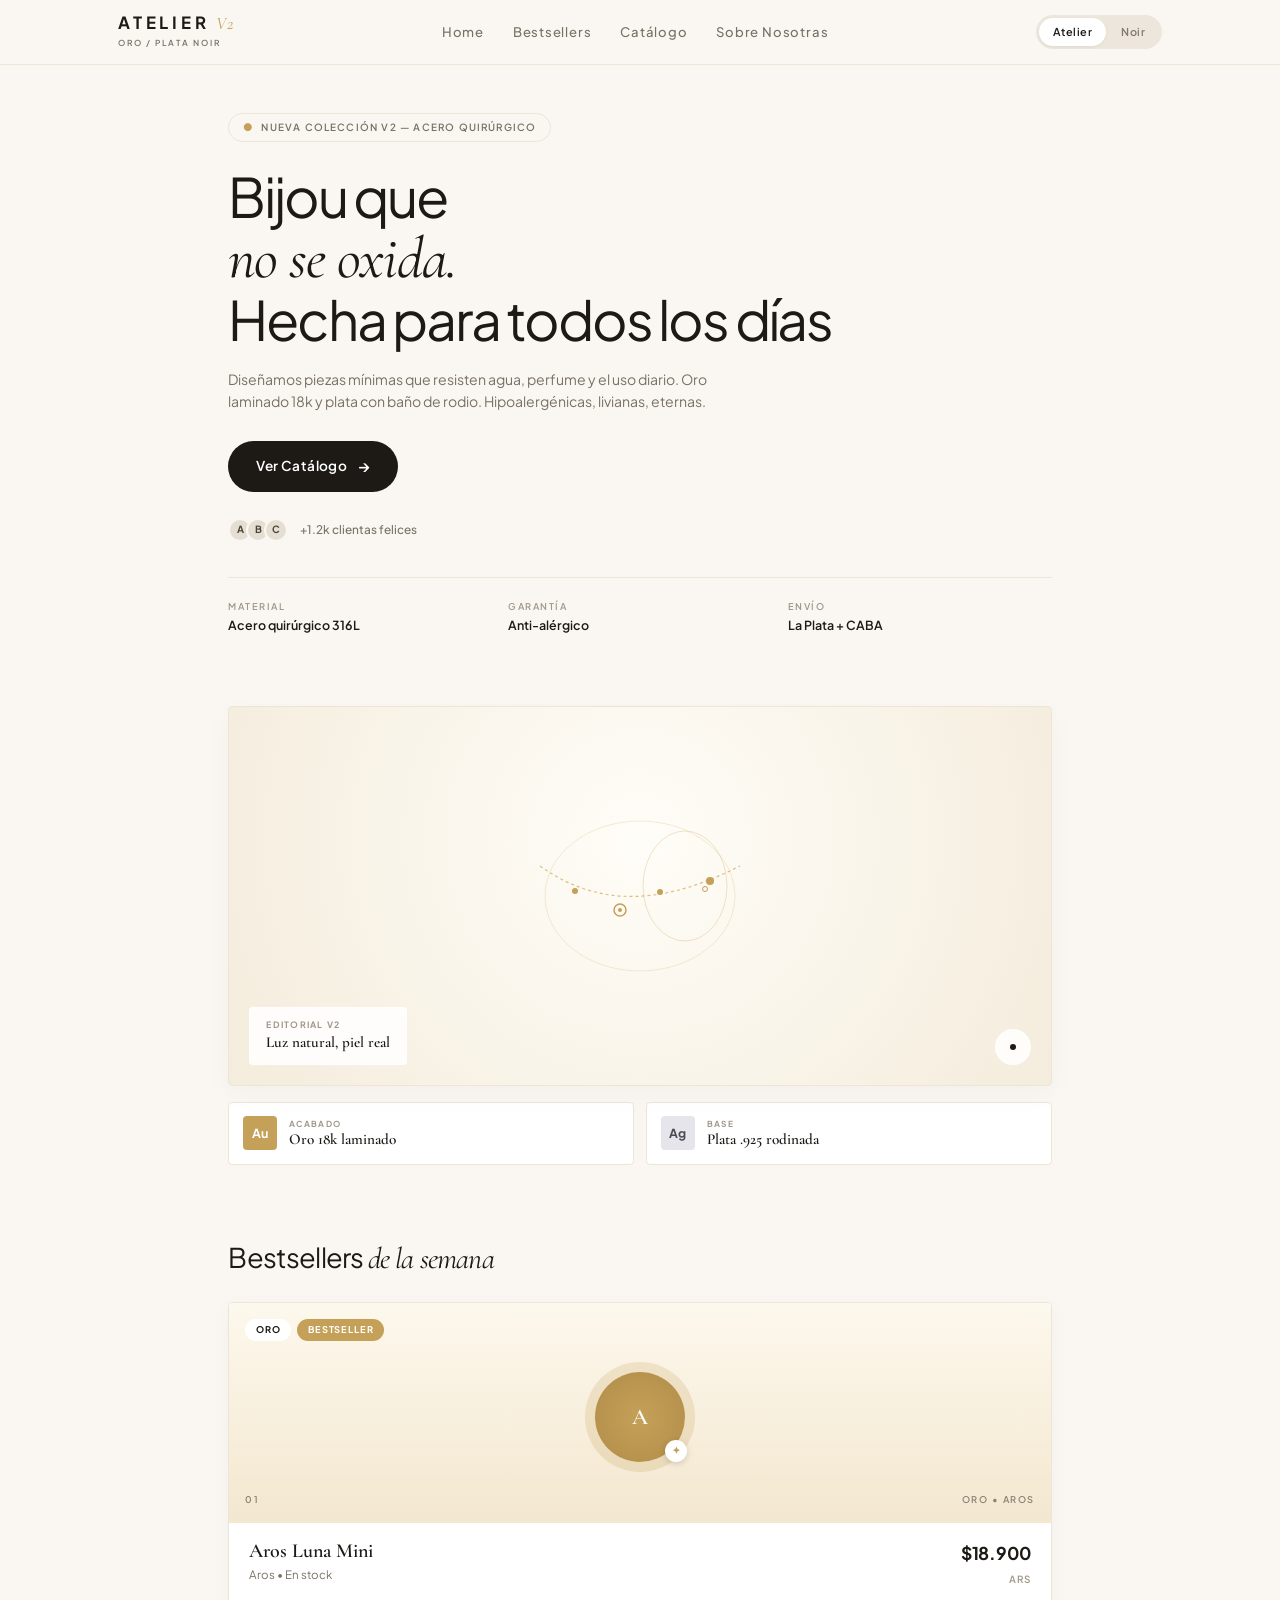
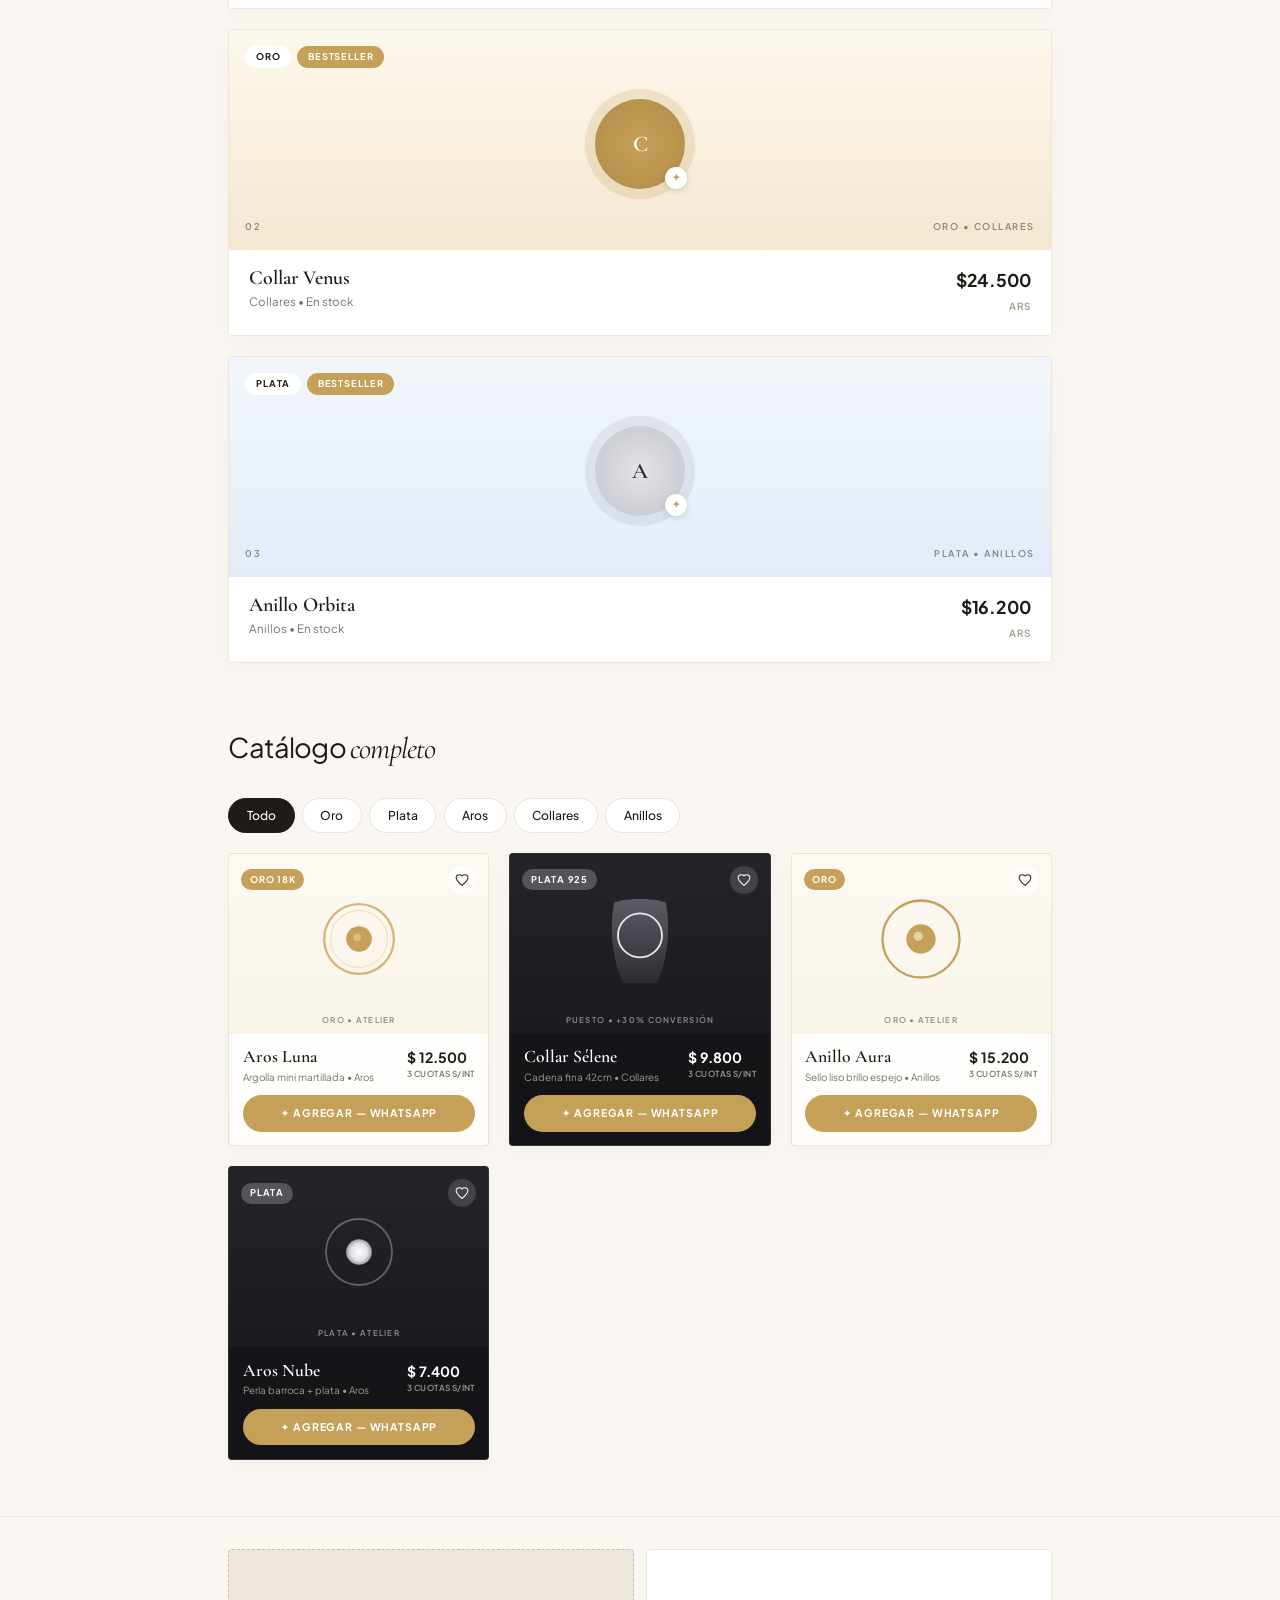
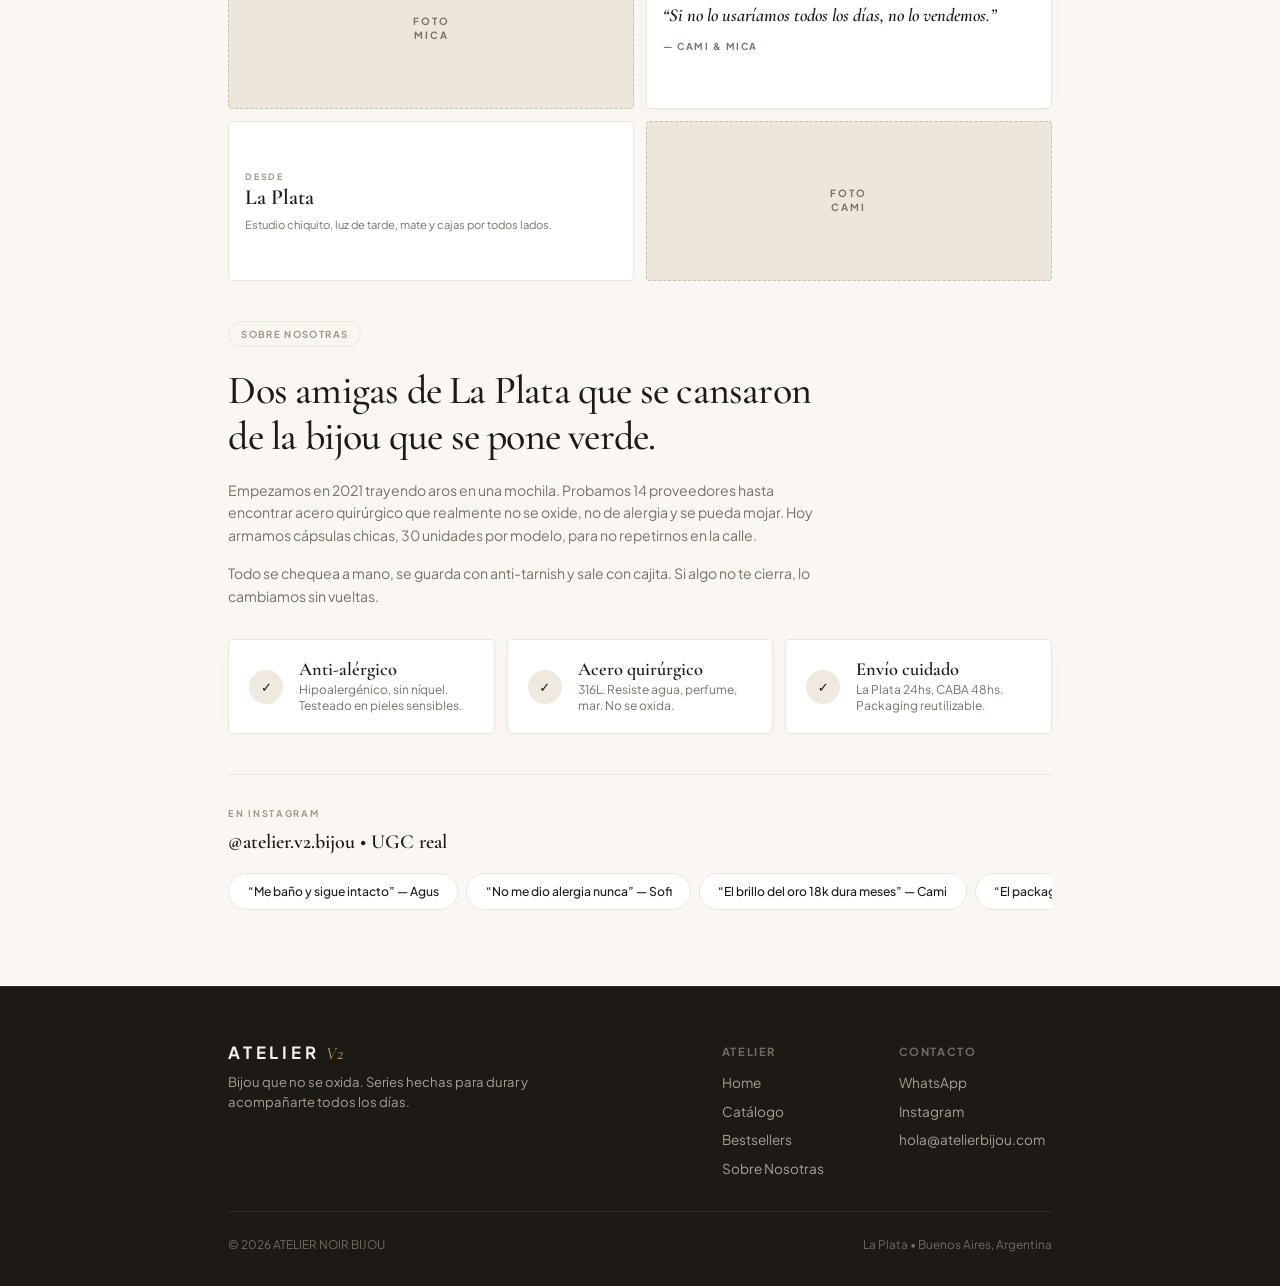
<file: index.html>
<!DOCTYPE html>
<html lang="es" data-theme="atelier">
<head>
  <meta charset="UTF-8">
  <meta name="viewport" content="width=device-width, initial-scale=1.0">
  <title>ATELIER V2 — Bijou que no se oxida</title>
  <meta name="description" content="Diseñamos piezas mínimas que resisten agua, perfume y el uso diario. Acero quirúrgico 316L, oro 18k laminado y plata rodinada. Buenos Aires.">

  <!-- Tipografías: Cormorant Garamond (editorial serif) & Plus Jakarta Sans (sans-serif) -->
  <link rel="preconnect" href="https://fonts.googleapis.com">
  <link rel="preconnect" href="https://fonts.gstatic.com" crossorigin>
  <link href="https://fonts.googleapis.com/css2?family=Cormorant+Garamond:ital,wght@0,400;0,500;0,600;0,700;1,400;1,600&family=Plus+Jakarta+Sans:wght@400;500;600;700&display=swap" rel="stylesheet">

  <link rel="stylesheet" href="styles.css">

  <!-- Evitar parpadeo de tema (FOUC) -->
  <script>
    (function () {
      try {
        var savedTheme = localStorage.getItem('atelier:theme');
        if (savedTheme === 'noir' || savedTheme === 'atelier') {
          document.documentElement.dataset.theme = savedTheme;
        }
      } catch (_) {}
    })();
  </script>
</head>
<body>

  <!-- =========================================
       HEADER
  ========================================= -->
  <header class="site-header">
    <div class="wrap site-header__inner">
      <a href="#" class="brand" aria-label="Atelier V2, Inicio">
        <div class="brand__logo">
          ATELIER <span class="brand__v2">V2</span>
        </div>
        <div class="brand__sub">ORO / PLATA NOIR</div>
      </a>

      <!-- Menú en fila para computadoras (Desktop) -->
      <nav class="desktop-nav" aria-label="Navegación principal">
        <a href="#hero" class="desktop-nav__link">Home</a>
        <a href="#bestsellers" class="desktop-nav__link">Bestsellers</a>
        <a href="#catalogo" class="desktop-nav__link">Catálogo</a>
        <a href="#sobre-nosotras" class="desktop-nav__link">Sobre Nosotras</a>
      </nav>

      <div class="header-actions">
        <!-- Switch Atelier / Noir -->
        <div class="theme-switch" role="group" aria-label="Selector de tema">
          <button type="button" class="theme-switch__btn active" data-mode="atelier" id="btn-theme-atelier">
            Atelier
          </button>
          <button type="button" class="theme-switch__btn" data-mode="noir" id="btn-theme-noir">
            Noir
          </button>
        </div>

        <!-- Botón Menú Móvil (Alterna entre ≡ y ✕) -->
        <button type="button" class="menu-toggle" id="menu-toggle" aria-expanded="false" aria-label="Abrir menú">
          <svg class="menu-icon menu-icon--bars" viewBox="0 0 24 24" fill="none" stroke="currentColor" stroke-width="2" stroke-linecap="round">
            <line x1="4" y1="7" x2="20" y2="7"></line>
            <line x1="4" y1="12" x2="20" y2="12"></line>
            <line x1="4" y1="17" x2="20" y2="17"></line>
          </svg>
          <svg class="menu-icon menu-icon--close" viewBox="0 0 24 24" fill="none" stroke="currentColor" stroke-width="2" stroke-linecap="round">
            <line x1="6" y1="6" x2="18" y2="18"></line>
            <line x1="6" y1="18" x2="18" y2="6"></line>
          </svg>
        </button>
      </div>
    </div>

    <!-- Menú Desplegable -->
    <nav class="mobile-menu" id="mobile-menu" inert>
      <div class="wrap mobile-menu__inner">
        <ul class="mobile-menu__list">
          <li><a href="#hero" class="mobile-menu__link">Home</a></li>
          <li><a href="#catalogo" class="mobile-menu__link">Catálogo</a></li>
          <li><a href="#sobre-nosotras" class="mobile-menu__link">Sobre Nosotras</a></li>
        </ul>
      </div>
    </nav>
  </header>

  <main>
    <!-- =========================================
         HERO SECTION
    ========================================= -->
    <section class="hero" id="hero">
      <div class="wrap">
        <!-- Badge superior -->
        <div class="hero__badge">
          <span class="hero__badge-dot">●</span> NUEVA COLECCIÓN V2 — ACERO QUIRÚRGICO
        </div>

        <!-- Título principal editorial -->
        <h1 class="hero__title">
          Bijou que<br>
          <em class="hero__title-italic">no se oxida.</em><br>
          Hecha para todos los días
        </h1>

        <!-- Párrafo lead -->
        <p class="hero__lead">
          Diseñamos piezas mínimas que resisten agua, perfume y el uso diario. Oro laminado 18k y plata con baño de rodio. Hipoalergénicas, livianas, eternas.
        </p>

        <!-- CTA Principal -->
        <div class="hero__cta-group">
          <a href="#catalogo" class="btn-primary">
            Ver Catálogo <span class="arrow">→</span>
          </a>
        </div>

        <!-- Social Proof -->
        <div class="social-proof">
          <div class="social-proof__avatars">
            <span class="avatar">A</span>
            <span class="avatar">B</span>
            <span class="avatar">C</span>
          </div>
          <span class="social-proof__text">+1.2k clientas felices</span>
        </div>

        <!-- Ficha técnica 3 columnas -->
        <div class="spec-grid">
          <div class="spec-col">
            <span class="spec-col__label">MATERIAL</span>
            <span class="spec-col__value">Acero quirúrgico 316L</span>
          </div>
          <div class="spec-col">
            <span class="spec-col__label">GARANTÍA</span>
            <span class="spec-col__value">Anti-alérgico</span>
          </div>
          <div class="spec-col">
            <span class="spec-col__label">ENVÍO</span>
            <span class="spec-col__value">La Plata + CABA</span>
          </div>
        </div>
      </div>
    </section>

    <!-- =========================================
         EDITORIAL CARD & MATERIALES
    ========================================= -->
    <section class="editorial-section">
      <div class="wrap">
        <!-- Tarjeta Grande Editorial -->
        <div class="editorial-card">
          <div class="editorial-card__artwork">
            <svg viewBox="0 0 320 280" class="celestial-svg" xmlns="http://www.w3.org/2000/svg">
              <path d="M 60 110 C 130 160, 200 140, 260 110" fill="none" stroke="#D3B068" stroke-width="1.2" stroke-dasharray="3 3" opacity="0.8" />
              <!-- Órbitas orgánicas -->
              <ellipse cx="160" cy="140" rx="95" ry="75" fill="none" stroke="rgba(211, 176, 104, 0.25)" stroke-width="1" />
              <ellipse cx="205" cy="130" rx="42" ry="55" fill="none" stroke="rgba(211, 176, 104, 0.35)" stroke-width="1" />
              <!-- Nodos / Planetas -->
              <circle cx="95" cy="135" r="3" fill="#C5A059" />
              <circle cx="180" cy="136" r="3" fill="#C5A059" />
              <circle cx="230" cy="125" r="4" fill="#C5A059" />
              <circle cx="225" cy="133" r="2.5" fill="none" stroke="#C5A059" stroke-width="1" />
              <circle cx="140" cy="154" r="6" fill="none" stroke="#C5A059" stroke-width="1.5" />
              <circle cx="140" cy="154" r="2" fill="#C5A059" />
            </svg>
          </div>

          <div class="editorial-card__footer">
            <div class="editorial-pill">
              <span class="editorial-pill__tag">EDITORIAL V2</span>
              <span class="editorial-pill__title">Luz natural, piel real</span>
            </div>
            <div class="editorial-action">
              <span class="action-dot"></span>
            </div>
          </div>
        </div>

        <!-- 2 Fichas de Materiales (Au / Ag) -->
        <div class="materials-grid">
          <div class="material-chip">
            <div class="material-chip__symbol material-chip__symbol--gold">Au</div>
            <div class="material-chip__info">
              <span class="material-chip__label">ACABADO</span>
              <span class="material-chip__value">Oro 18k laminado</span>
            </div>
          </div>

          <div class="material-chip">
            <div class="material-chip__symbol material-chip__symbol--silver">Ag</div>
            <div class="material-chip__info">
              <span class="material-chip__label">BASE</span>
              <span class="material-chip__value">Plata .925 rodinada</span>
            </div>
          </div>
        </div>
      </div>
    </section>

    <!-- =========================================
         BESTSELLERS DE LA SEMANA
    ========================================= -->
    <section class="bestsellers-section" id="bestsellers">
      <div class="wrap">
        <h2 class="section-title">
          Bestsellers <em class="section-title__italic">de la semana</em>
        </h2>

        <div class="bestsellers-list">
          <!-- Bestseller 01 -->
          <article class="bestseller-card bestseller-card--gold">
            <div class="bestseller-card__visual">
              <div class="bestseller-card__badges">
                <span class="pill-badge pill-badge--white">ORO</span>
                <span class="pill-badge pill-badge--gold">BESTSELLER</span>
              </div>
              <div class="bestseller-card__artwork">
                <div class="medallion-artwork medallion-artwork--gold">
                  <span>A</span>
                  <div class="sparkle-badge">✦</div>
                </div>
              </div>
              <div class="bestseller-card__meta">
                <span>01</span>
                <span>ORO • AROS</span>
              </div>
            </div>
            <div class="bestseller-card__content">
              <div class="bestseller-card__info">
                <h3 class="bestseller-card__title">Aros Luna Mini</h3>
                <p class="bestseller-card__subtitle">Aros • En stock</p>
              </div>
              <div class="bestseller-card__pricing">
                <span class="bestseller-card__price">$18.900</span>
                <span class="bestseller-card__currency">ARS</span>
              </div>
            </div>
          </article>

          <!-- Bestseller 02 -->
          <article class="bestseller-card bestseller-card--gold">
            <div class="bestseller-card__visual">
              <div class="bestseller-card__badges">
                <span class="pill-badge pill-badge--white">ORO</span>
                <span class="pill-badge pill-badge--gold">BESTSELLER</span>
              </div>
              <div class="bestseller-card__artwork">
                <div class="medallion-artwork medallion-artwork--gold">
                  <span>C</span>
                  <div class="sparkle-badge">✦</div>
                </div>
              </div>
              <div class="bestseller-card__meta">
                <span>02</span>
                <span>ORO • COLLARES</span>
              </div>
            </div>
            <div class="bestseller-card__content">
              <div class="bestseller-card__info">
                <h3 class="bestseller-card__title">Collar Venus</h3>
                <p class="bestseller-card__subtitle">Collares • En stock</p>
              </div>
              <div class="bestseller-card__pricing">
                <span class="bestseller-card__price">$24.500</span>
                <span class="bestseller-card__currency">ARS</span>
              </div>
            </div>
          </article>

          <!-- Bestseller 03 -->
          <article class="bestseller-card bestseller-card--silver">
            <div class="bestseller-card__visual">
              <div class="bestseller-card__badges">
                <span class="pill-badge pill-badge--white">PLATA</span>
                <span class="pill-badge pill-badge--gold">BESTSELLER</span>
              </div>
              <div class="bestseller-card__artwork">
                <div class="medallion-artwork medallion-artwork--silver">
                  <span>A</span>
                  <div class="sparkle-badge">✦</div>
                </div>
              </div>
              <div class="bestseller-card__meta">
                <span>03</span>
                <span>PLATA • ANILLOS</span>
              </div>
            </div>
            <div class="bestseller-card__content">
              <div class="bestseller-card__info">
                <h3 class="bestseller-card__title">Anillo Orbita</h3>
                <p class="bestseller-card__subtitle">Anillos • En stock</p>
              </div>
              <div class="bestseller-card__pricing">
                <span class="bestseller-card__price">$16.200</span>
                <span class="bestseller-card__currency">ARS</span>
              </div>
            </div>
          </article>
        </div>
      </div>
    </section>

    <!-- =========================================
         CATÁLOGO COMPLETO (GRILLA 2 COLUMNAS)
    ========================================= -->
    <section class="catalog-section" id="catalogo">
      <div class="wrap">
        <h2 class="section-title">
          Catálogo <em class="section-title__italic">completo</em>
        </h2>

        <!-- Filtros horizontales -->
        <nav class="filters" aria-label="Filtros de categoría">
          <button type="button" class="filter-chip active" data-filter="todo">Todo</button>
          <button type="button" class="filter-chip" data-filter="oro">Oro</button>
          <button type="button" class="filter-chip" data-filter="plata">Plata</button>
          <button type="button" class="filter-chip" data-filter="aros">Aros</button>
          <button type="button" class="filter-chip" data-filter="collares">Collares</button>
          <button type="button" class="filter-chip" data-filter="anillos">Anillos</button>
        </nav>

        <!-- Grilla dinámica de productos -->
        <div class="products-grid" id="products-grid">
          <!-- Inyectado con JavaScript -->
        </div>
      </div>
    </section>

    <!-- =========================================
         BENTO GRID & SOBRE NOSOTRAS
    ========================================= -->
    <section class="about-section" id="sobre-nosotras">
      <div class="wrap">
        <!-- Bento 4 bloques -->
        <div class="bento-grid">
          <!-- 1. Foto Mica -->
          <div class="bento-box bento-box--photo">
            <div class="bento-photo-placeholder">
              <span>FOTO<br>MICA</span>
            </div>
          </div>

          <!-- 2. Cita / Manifiesto -->
          <div class="bento-box bento-box--quote">
            <blockquote class="bento-quote">
              “Si no lo usaríamos todos los días, no lo vendemos.”
            </blockquote>
            <span class="bento-author">— CAMI &amp; MICA</span>
          </div>

          <!-- 3. Origen La Plata -->
          <div class="bento-box bento-box--origin">
            <span class="bento-origin__tag">DESDE</span>
            <h3 class="bento-origin__city">La Plata</h3>
            <p class="bento-origin__desc">
              Estudio chiquito, luz de tarde, mate y cajas por todos lados.
            </p>
          </div>

          <!-- 4. Foto Cami -->
          <div class="bento-box bento-box--photo">
            <div class="bento-photo-placeholder">
              <span>FOTO<br>CAMI</span>
            </div>
          </div>
        </div>

        <!-- Manifiesto texto inferior -->
        <div class="story-manifesto">
          <span class="story-manifesto__pill">SOBRE NOSOTRAS</span>
          <h2 class="story-manifesto__title">
            Dos amigas de La Plata que se cansaron de la bijou que se pone verde.
          </h2>
          <div class="story-manifesto__body">
            <p>
              Empezamos en 2021 trayendo aros en una mochila. Probamos 14 proveedores hasta encontrar acero quirúrgico que realmente no se oxide, no de alergia y se pueda mojar. Hoy armamos cápsulas chicas, 30 unidades por modelo, para no repetirnos en la calle.
            </p>
            <p>
              Todo se chequea a mano, se guarda con anti-tarnish y sale con cajita. Si algo no te cierra, lo cambiamos sin vueltas.
            </p>
          </div>
        </div>

        <!-- Tarjetas de Garantía / Diferenciales con Check (✓) -->
        <div class="guarantee-cards">
          <div class="guarantee-card">
            <div class="guarantee-card__check">✓</div>
            <div class="guarantee-card__content">
              <h3 class="guarantee-card__title">Anti-alérgico</h3>
              <p class="guarantee-card__desc">Hipoalergénico, sin níquel. Testeado en pieles sensibles.</p>
            </div>
          </div>

          <div class="guarantee-card">
            <div class="guarantee-card__check">✓</div>
            <div class="guarantee-card__content">
              <h3 class="guarantee-card__title">Acero quirúrgico</h3>
              <p class="guarantee-card__desc">316L. Resiste agua, perfume, mar. No se oxida.</p>
            </div>
          </div>

          <div class="guarantee-card">
            <div class="guarantee-card__check">✓</div>
            <div class="guarantee-card__content">
              <h3 class="guarantee-card__title">Envío cuidado</h3>
              <p class="guarantee-card__desc">La Plata 24hs, CABA 48hs. Packaging reutilizable.</p>
            </div>
          </div>
        </div>

        <!-- Sección UGC en Instagram -->
        <div class="ugc-section">
          <span class="ugc-section__label">EN INSTAGRAM</span>
          <h3 class="ugc-section__title">@atelier.v2.bijou • UGC real</h3>
          <div class="ugc-chips">
            <div class="ugc-chip">“Me baño y sigue intacto” — Agus</div>
            <div class="ugc-chip">“No me dio alergia nunca” — Sofi</div>
            <div class="ugc-chip">“El brillo del oro 18k dura meses” — Cami</div>
            <div class="ugc-chip">“El packaging es hermoso” — Valen</div>
          </div>
        </div>
      </div>
    </section>
  </main>

  <!-- =========================================
       FOOTER
  ========================================= -->
  <footer class="site-footer" id="contacto">
    <div class="wrap site-footer__inner">
      <div class="footer-brand">
        <span class="brand__logo">ATELIER <span class="brand__v2">V2</span></span>
        <p class="footer-brand__tagline">
          Bijou que no se oxida. Series hechas para durar y acompañarte todos los días.
        </p>
      </div>

      <div class="footer-links">
        <div class="footer-col">
          <h4>Atelier</h4>
          <ul>
            <li><a href="#hero">Home</a></li>
            <li><a href="#catalogo">Catálogo</a></li>
            <li><a href="#bestsellers">Bestsellers</a></li>
            <li><a href="#sobre-nosotras">Sobre Nosotras</a></li>
          </ul>
        </div>
        <div class="footer-col">
          <h4>Contacto</h4>
          <ul>
            <li><a href="https://wa.me/5491100000000" target="_blank" rel="noopener">WhatsApp</a></li>
            <li><a href="https://instagram.com/atelier.v2.bijou" target="_blank" rel="noopener">Instagram</a></li>
            <li><a href="mailto:hola@atelierbijou.com">hola@atelierbijou.com</a></li>
          </ul>
        </div>
      </div>

      <div class="footer-bottom">
        <span>© <span id="year">2026</span> ATELIER NOIR BIJOU</span>
        <span>La Plata &bull; Buenos Aires, Argentina</span>
      </div>
    </div>
  </footer>

  <script src="script.js" defer></script>
</body>
</html>
</file>
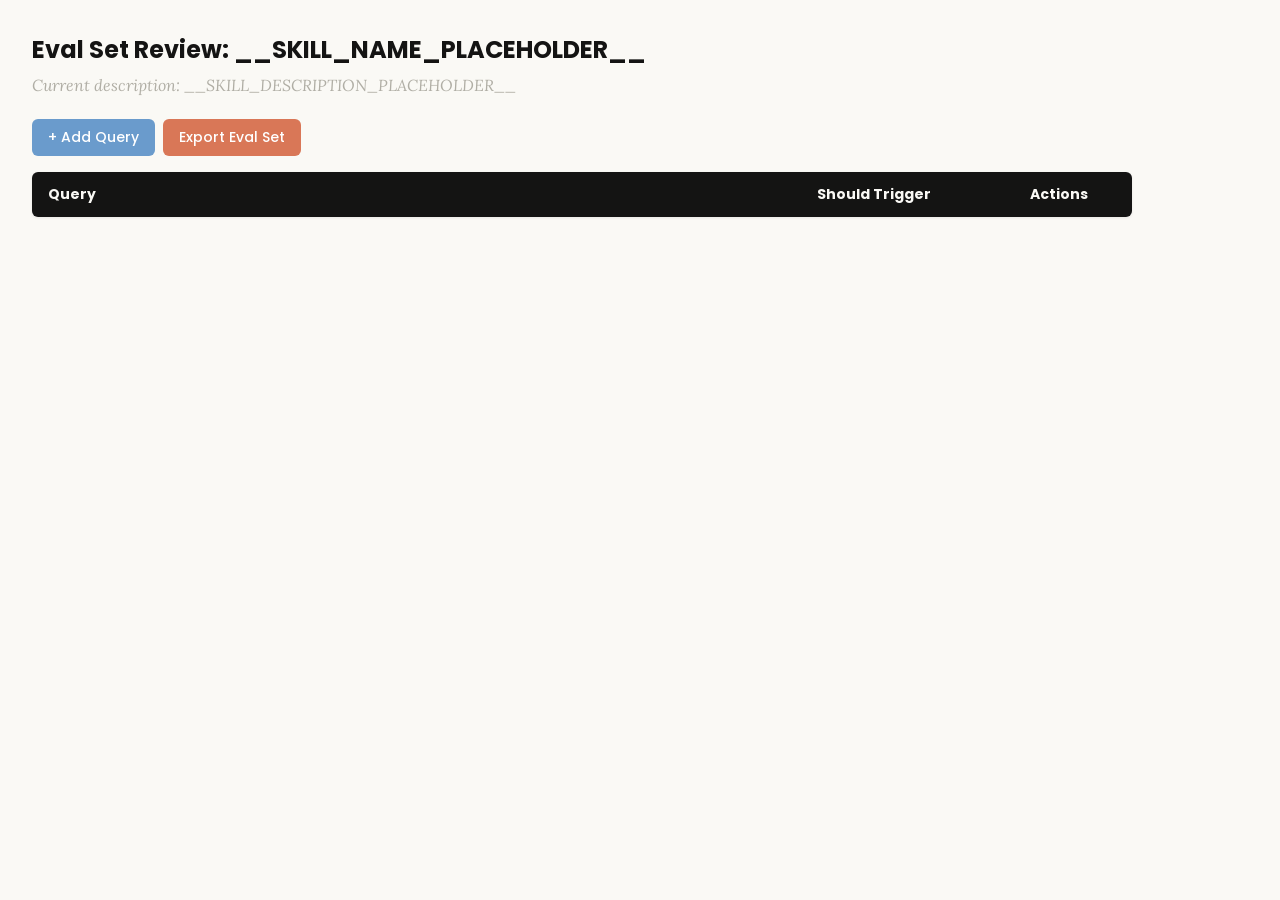
<file: .agents/skills/skill-creator/assets/eval_review.html>
<!DOCTYPE html>
<html lang="en">
<head>
  <meta charset="UTF-8">
  <meta name="viewport" content="width=device-width, initial-scale=1.0">
  <title>Eval Set Review - __SKILL_NAME_PLACEHOLDER__</title>
  <link rel="preconnect" href="https://fonts.googleapis.com">
  <link rel="preconnect" href="https://fonts.gstatic.com" crossorigin>
  <link href="https://fonts.googleapis.com/css2?family=Poppins:wght@500;600&family=Lora:wght@400;500&display=swap" rel="stylesheet">
  <style>
    * { box-sizing: border-box; margin: 0; padding: 0; }
    body { font-family: 'Lora', Georgia, serif; background: #faf9f5; padding: 2rem; color: #141413; }
    h1 { font-family: 'Poppins', sans-serif; margin-bottom: 0.5rem; font-size: 1.5rem; }
    .description { color: #b0aea5; margin-bottom: 1.5rem; font-style: italic; max-width: 900px; }
    .controls { margin-bottom: 1rem; display: flex; gap: 0.5rem; }
    .btn { font-family: 'Poppins', sans-serif; padding: 0.5rem 1rem; border: none; border-radius: 6px; cursor: pointer; font-size: 0.875rem; font-weight: 500; }
    .btn-add { background: #6a9bcc; color: white; }
    .btn-add:hover { background: #5889b8; }
    .btn-export { background: #d97757; color: white; }
    .btn-export:hover { background: #c4613f; }
    table { width: 100%; max-width: 1100px; border-collapse: collapse; background: white; border-radius: 6px; overflow: hidden; box-shadow: 0 1px 3px rgba(0,0,0,0.08); }
    th { font-family: 'Poppins', sans-serif; background: #141413; color: #faf9f5; padding: 0.75rem 1rem; text-align: left; font-size: 0.875rem; }
    td { padding: 0.75rem 1rem; border-bottom: 1px solid #e8e6dc; vertical-align: top; }
    tr:nth-child(even) td { background: #faf9f5; }
    tr:hover td { background: #f3f1ea; }
    .section-header td { background: #e8e6dc; font-family: 'Poppins', sans-serif; font-weight: 500; font-size: 0.8rem; color: #141413; text-transform: uppercase; letter-spacing: 0.05em; }
    .query-input { width: 100%; padding: 0.4rem; border: 1px solid #e8e6dc; border-radius: 4px; font-size: 0.875rem; font-family: 'Lora', Georgia, serif; resize: vertical; min-height: 60px; }
    .query-input:focus { outline: none; border-color: #d97757; box-shadow: 0 0 0 2px rgba(217,119,87,0.15); }
    .toggle { position: relative; display: inline-block; width: 44px; height: 24px; }
    .toggle input { opacity: 0; width: 0; height: 0; }
    .toggle .slider { position: absolute; inset: 0; background: #b0aea5; border-radius: 24px; cursor: pointer; transition: 0.2s; }
    .toggle .slider::before { content: ""; position: absolute; width: 18px; height: 18px; left: 3px; bottom: 3px; background: white; border-radius: 50%; transition: 0.2s; }
    .toggle input:checked + .slider { background: #d97757; }
    .toggle input:checked + .slider::before { transform: translateX(20px); }
    .btn-delete { background: #c44; color: white; padding: 0.3rem 0.6rem; border: none; border-radius: 4px; cursor: pointer; font-size: 0.75rem; font-family: 'Poppins', sans-serif; }
    .btn-delete:hover { background: #a33; }
    .summary { margin-top: 1rem; color: #b0aea5; font-size: 0.875rem; }
  </style>
</head>
<body>
  <h1>Eval Set Review: <span id="skill-name">__SKILL_NAME_PLACEHOLDER__</span></h1>
  <p class="description">Current description: <span id="skill-desc">__SKILL_DESCRIPTION_PLACEHOLDER__</span></p>

  <div class="controls">
    <button class="btn btn-add" onclick="addRow()">+ Add Query</button>
    <button class="btn btn-export" onclick="exportEvalSet()">Export Eval Set</button>
  </div>

  <table>
    <thead>
      <tr>
        <th style="width:65%">Query</th>
        <th style="width:18%">Should Trigger</th>
        <th style="width:10%">Actions</th>
      </tr>
    </thead>
    <tbody id="eval-body"></tbody>
  </table>

  <p class="summary" id="summary"></p>

  <script>
    const EVAL_DATA = __EVAL_DATA_PLACEHOLDER__;

    let evalItems = [...EVAL_DATA];

    function render() {
      const tbody = document.getElementById('eval-body');
      tbody.innerHTML = '';

      // Sort: should-trigger first, then should-not-trigger
      const sorted = evalItems
        .map((item, origIdx) => ({ ...item, origIdx }))
        .sort((a, b) => (b.should_trigger ? 1 : 0) - (a.should_trigger ? 1 : 0));

      let lastGroup = null;
      sorted.forEach(item => {
        const group = item.should_trigger ? 'trigger' : 'no-trigger';
        if (group !== lastGroup) {
          const headerRow = document.createElement('tr');
          headerRow.className = 'section-header';
          headerRow.innerHTML = `<td colspan="3">${item.should_trigger ? 'Should Trigger' : 'Should NOT Trigger'}</td>`;
          tbody.appendChild(headerRow);
          lastGroup = group;
        }

        const idx = item.origIdx;
        const tr = document.createElement('tr');
        tr.innerHTML = `
          <td><textarea class="query-input" onchange="updateQuery(${idx}, this.value)">${escapeHtml(item.query)}</textarea></td>
          <td>
            <label class="toggle">
              <input type="checkbox" ${item.should_trigger ? 'checked' : ''} onchange="updateTrigger(${idx}, this.checked)">
              <span class="slider"></span>
            </label>
            <span style="margin-left:8px;font-size:0.8rem;color:#b0aea5">${item.should_trigger ? 'Yes' : 'No'}</span>
          </td>
          <td><button class="btn-delete" onclick="deleteRow(${idx})">Delete</button></td>
        `;
        tbody.appendChild(tr);
      });
      updateSummary();
    }

    function escapeHtml(text) {
      const div = document.createElement('div');
      div.textContent = text;
      return div.innerHTML;
    }

    function updateQuery(idx, value) { evalItems[idx].query = value; updateSummary(); }
    function updateTrigger(idx, value) { evalItems[idx].should_trigger = value; render(); }
    function deleteRow(idx) { evalItems.splice(idx, 1); render(); }

    function addRow() {
      evalItems.push({ query: '', should_trigger: true });
      render();
      const inputs = document.querySelectorAll('.query-input');
      inputs[inputs.length - 1].focus();
    }

    function updateSummary() {
      const trigger = evalItems.filter(i => i.should_trigger).length;
      const noTrigger = evalItems.filter(i => !i.should_trigger).length;
      document.getElementById('summary').textContent =
        `${evalItems.length} queries total: ${trigger} should trigger, ${noTrigger} should not trigger`;
    }

    function exportEvalSet() {
      const valid = evalItems.filter(i => i.query.trim() !== '');
      const data = valid.map(i => ({ query: i.query.trim(), should_trigger: i.should_trigger }));
      const blob = new Blob([JSON.stringify(data, null, 2)], { type: 'application/json' });
      const url = URL.createObjectURL(blob);
      const a = document.createElement('a');
      a.href = url;
      a.download = 'eval_set.json';
      document.body.appendChild(a);
      a.click();
      document.body.removeChild(a);
      URL.revokeObjectURL(url);
    }

    render();
  </script>
</body>
</html>
</file>
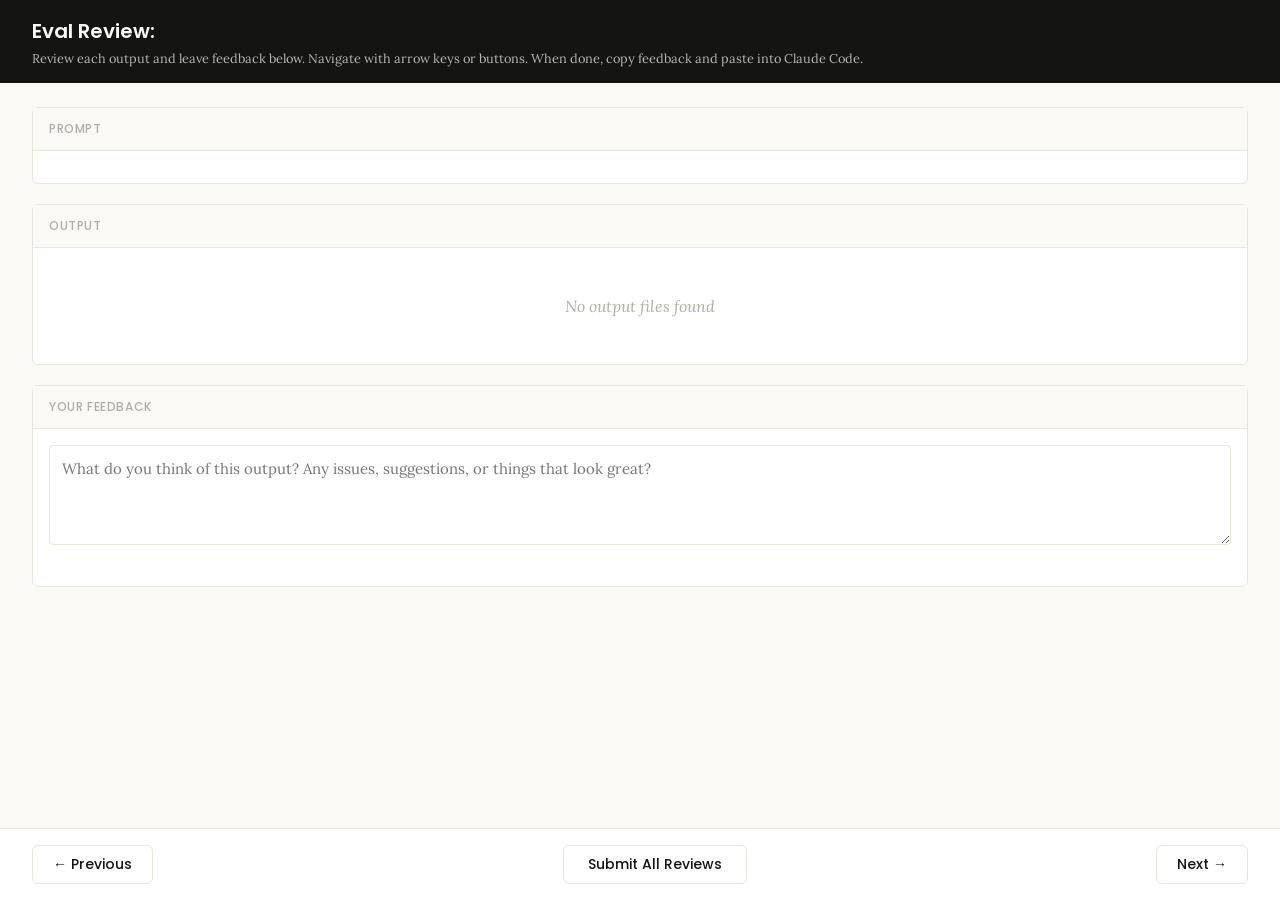
<file: .agents/skills/skill-creator/eval-viewer/viewer.html>
<!DOCTYPE html>
<html lang="en">
<head>
  <meta charset="UTF-8">
  <meta name="viewport" content="width=device-width, initial-scale=1.0">
  <title>Eval Review</title>
  <link rel="preconnect" href="https://fonts.googleapis.com">
  <link rel="preconnect" href="https://fonts.gstatic.com" crossorigin>
  <link href="https://fonts.googleapis.com/css2?family=Poppins:wght@500;600&family=Lora:wght@400;500&display=swap" rel="stylesheet">
  <script src="https://cdn.sheetjs.com/xlsx-0.20.3/package/dist/xlsx.full.min.js" integrity="sha384-EnyY0/GSHQGSxSgMwaIPzSESbqoOLSexfnSMN2AP+39Ckmn92stwABZynq1JyzdT" crossorigin="anonymous"></script>
  <style>
    :root {
      --bg: #faf9f5;
      --surface: #ffffff;
      --border: #e8e6dc;
      --text: #141413;
      --text-muted: #b0aea5;
      --accent: #d97757;
      --accent-hover: #c4613f;
      --green: #788c5d;
      --green-bg: #eef2e8;
      --red: #c44;
      --red-bg: #fceaea;
      --header-bg: #141413;
      --header-text: #faf9f5;
      --radius: 6px;
    }

    * { box-sizing: border-box; margin: 0; padding: 0; }

    body {
      font-family: 'Lora', Georgia, serif;
      background: var(--bg);
      color: var(--text);
      height: 100vh;
      display: flex;
      flex-direction: column;
    }

    /* ---- Header ---- */
    .header {
      background: var(--header-bg);
      color: var(--header-text);
      padding: 1rem 2rem;
      display: flex;
      justify-content: space-between;
      align-items: center;
      flex-shrink: 0;
    }
    .header h1 {
      font-family: 'Poppins', sans-serif;
      font-size: 1.25rem;
      font-weight: 600;
    }
    .header .instructions {
      font-size: 0.8rem;
      opacity: 0.7;
      margin-top: 0.25rem;
    }
    .header .progress {
      font-size: 0.875rem;
      opacity: 0.8;
      text-align: right;
    }

    /* ---- Main content ---- */
    .main {
      flex: 1;
      overflow-y: auto;
      padding: 1.5rem 2rem;
      display: flex;
      flex-direction: column;
      gap: 1.25rem;
    }

    /* ---- Sections ---- */
    .section {
      background: var(--surface);
      border: 1px solid var(--border);
      border-radius: var(--radius);
      flex-shrink: 0;
    }
    .section-header {
      font-family: 'Poppins', sans-serif;
      padding: 0.75rem 1rem;
      font-size: 0.75rem;
      font-weight: 500;
      text-transform: uppercase;
      letter-spacing: 0.05em;
      color: var(--text-muted);
      border-bottom: 1px solid var(--border);
      background: var(--bg);
    }
    .section-body {
      padding: 1rem;
    }

    /* ---- Config badge ---- */
    .config-badge {
      display: inline-block;
      padding: 0.2rem 0.625rem;
      border-radius: 9999px;
      font-family: 'Poppins', sans-serif;
      font-size: 0.6875rem;
      font-weight: 600;
      text-transform: uppercase;
      letter-spacing: 0.03em;
      margin-left: 0.75rem;
      vertical-align: middle;
    }
    .config-badge.config-primary {
      background: rgba(33, 150, 243, 0.12);
      color: #1976d2;
    }
    .config-badge.config-baseline {
      background: rgba(255, 193, 7, 0.15);
      color: #f57f17;
    }

    /* ---- Prompt ---- */
    .prompt-text {
      white-space: pre-wrap;
      font-size: 0.9375rem;
      line-height: 1.6;
    }

    /* ---- Outputs ---- */
    .output-file {
      border: 1px solid var(--border);
      border-radius: var(--radius);
      overflow: hidden;
    }
    .output-file + .output-file {
      margin-top: 1rem;
    }
    .output-file-header {
      padding: 0.5rem 0.75rem;
      font-size: 0.8rem;
      font-weight: 600;
      color: var(--text-muted);
      background: var(--bg);
      border-bottom: 1px solid var(--border);
      font-family: 'SF Mono', SFMono-Regular, Consolas, 'Liberation Mono', Menlo, monospace;
      display: flex;
      justify-content: space-between;
      align-items: center;
    }
    .output-file-header .dl-btn {
      font-size: 0.7rem;
      color: var(--accent);
      text-decoration: none;
      cursor: pointer;
      font-family: -apple-system, BlinkMacSystemFont, 'Segoe UI', sans-serif;
      font-weight: 500;
      opacity: 0.8;
    }
    .output-file-header .dl-btn:hover {
      opacity: 1;
      text-decoration: underline;
    }
    .output-file-content {
      padding: 0.75rem;
      overflow-x: auto;
    }
    .output-file-content pre {
      font-size: 0.8125rem;
      line-height: 1.5;
      white-space: pre-wrap;
      word-break: break-word;
      font-family: 'SF Mono', SFMono-Regular, Consolas, 'Liberation Mono', Menlo, monospace;
    }
    .output-file-content img {
      max-width: 100%;
      height: auto;
      border-radius: 4px;
    }
    .output-file-content iframe {
      width: 100%;
      height: 600px;
      border: none;
    }
    .output-file-content table {
      border-collapse: collapse;
      font-size: 0.8125rem;
      width: 100%;
    }
    .output-file-content table td,
    .output-file-content table th {
      border: 1px solid var(--border);
      padding: 0.375rem 0.5rem;
      text-align: left;
    }
    .output-file-content table th {
      background: var(--bg);
      font-weight: 600;
    }
    .output-file-content .download-link {
      display: inline-flex;
      align-items: center;
      gap: 0.5rem;
      padding: 0.5rem 1rem;
      background: var(--bg);
      border: 1px solid var(--border);
      border-radius: 4px;
      color: var(--accent);
      text-decoration: none;
      font-size: 0.875rem;
      cursor: pointer;
    }
    .output-file-content .download-link:hover {
      background: var(--border);
    }
    .empty-state {
      color: var(--text-muted);
      font-style: italic;
      padding: 2rem;
      text-align: center;
    }

    /* ---- Feedback ---- */
    .prev-feedback {
      background: var(--bg);
      border: 1px solid var(--border);
      border-radius: 4px;
      padding: 0.625rem 0.75rem;
      margin-top: 0.75rem;
      font-size: 0.8125rem;
      color: var(--text-muted);
      line-height: 1.5;
    }
    .prev-feedback-label {
      font-size: 0.7rem;
      font-weight: 600;
      text-transform: uppercase;
      letter-spacing: 0.04em;
      margin-bottom: 0.25rem;
      color: var(--text-muted);
    }
    .feedback-textarea {
      width: 100%;
      min-height: 100px;
      padding: 0.75rem;
      border: 1px solid var(--border);
      border-radius: 4px;
      font-family: inherit;
      font-size: 0.9375rem;
      line-height: 1.5;
      resize: vertical;
      color: var(--text);
    }
    .feedback-textarea:focus {
      outline: none;
      border-color: var(--accent);
      box-shadow: 0 0 0 3px rgba(37, 99, 235, 0.1);
    }
    .feedback-status {
      font-size: 0.75rem;
      color: var(--text-muted);
      margin-top: 0.5rem;
      min-height: 1.1em;
    }

    /* ---- Grades (collapsible) ---- */
    .grades-toggle {
      display: flex;
      align-items: center;
      cursor: pointer;
      user-select: none;
    }
    .grades-toggle:hover {
      color: var(--accent);
    }
    .grades-toggle .arrow {
      margin-right: 0.5rem;
      transition: transform 0.15s;
      font-size: 0.75rem;
    }
    .grades-toggle .arrow.open {
      transform: rotate(90deg);
    }
    .grades-content {
      display: none;
      margin-top: 0.75rem;
    }
    .grades-content.open {
      display: block;
    }
    .grades-summary {
      font-size: 0.875rem;
      margin-bottom: 0.75rem;
      display: flex;
      align-items: center;
      gap: 0.5rem;
    }
    .grade-badge {
      display: inline-block;
      padding: 0.125rem 0.5rem;
      border-radius: 9999px;
      font-size: 0.75rem;
      font-weight: 600;
    }
    .grade-pass { background: var(--green-bg); color: var(--green); }
    .grade-fail { background: var(--red-bg); color: var(--red); }
    .assertion-list {
      list-style: none;
    }
    .assertion-item {
      padding: 0.625rem 0;
      border-bottom: 1px solid var(--border);
      font-size: 0.8125rem;
    }
    .assertion-item:last-child { border-bottom: none; }
    .assertion-status {
      font-weight: 600;
      margin-right: 0.5rem;
    }
    .assertion-status.pass { color: var(--green); }
    .assertion-status.fail { color: var(--red); }
    .assertion-evidence {
      color: var(--text-muted);
      font-size: 0.75rem;
      margin-top: 0.25rem;
      padding-left: 1.5rem;
    }

    /* ---- View tabs ---- */
    .view-tabs {
      display: flex;
      gap: 0;
      padding: 0 2rem;
      background: var(--bg);
      border-bottom: 1px solid var(--border);
      flex-shrink: 0;
    }
    .view-tab {
      font-family: 'Poppins', sans-serif;
      padding: 0.625rem 1.25rem;
      font-size: 0.8125rem;
      font-weight: 500;
      cursor: pointer;
      border: none;
      background: none;
      color: var(--text-muted);
      border-bottom: 2px solid transparent;
      transition: all 0.15s;
    }
    .view-tab:hover { color: var(--text); }
    .view-tab.active {
      color: var(--accent);
      border-bottom-color: var(--accent);
    }
    .view-panel { display: none; }
    .view-panel.active { display: flex; flex-direction: column; flex: 1; overflow: hidden; }

    /* ---- Benchmark view ---- */
    .benchmark-view {
      padding: 1.5rem 2rem;
      overflow-y: auto;
      flex: 1;
    }
    .benchmark-table {
      border-collapse: collapse;
      background: var(--surface);
      border: 1px solid var(--border);
      border-radius: var(--radius);
      font-size: 0.8125rem;
      width: 100%;
      margin-bottom: 1.5rem;
    }
    .benchmark-table th, .benchmark-table td {
      padding: 0.625rem 0.75rem;
      text-align: left;
      border: 1px solid var(--border);
    }
    .benchmark-table th {
      font-family: 'Poppins', sans-serif;
      background: var(--header-bg);
      color: var(--header-text);
      font-weight: 500;
      font-size: 0.75rem;
      text-transform: uppercase;
      letter-spacing: 0.04em;
    }
    .benchmark-table tr:hover { background: var(--bg); }
    .benchmark-table tr.benchmark-row-with { background: rgba(33, 150, 243, 0.06); }
    .benchmark-table tr.benchmark-row-without { background: rgba(255, 193, 7, 0.06); }
    .benchmark-table tr.benchmark-row-with:hover { background: rgba(33, 150, 243, 0.12); }
    .benchmark-table tr.benchmark-row-without:hover { background: rgba(255, 193, 7, 0.12); }
    .benchmark-table tr.benchmark-row-avg { font-weight: 600; border-top: 2px solid var(--border); }
    .benchmark-table tr.benchmark-row-avg.benchmark-row-with { background: rgba(33, 150, 243, 0.12); }
    .benchmark-table tr.benchmark-row-avg.benchmark-row-without { background: rgba(255, 193, 7, 0.12); }
    .benchmark-delta-positive { color: var(--green); font-weight: 600; }
    .benchmark-delta-negative { color: var(--red); font-weight: 600; }
    .benchmark-notes {
      background: var(--surface);
      border: 1px solid var(--border);
      border-radius: var(--radius);
      padding: 1rem;
    }
    .benchmark-notes h3 {
      font-family: 'Poppins', sans-serif;
      font-size: 0.875rem;
      margin-bottom: 0.75rem;
    }
    .benchmark-notes ul {
      list-style: disc;
      padding-left: 1.25rem;
    }
    .benchmark-notes li {
      font-size: 0.8125rem;
      line-height: 1.6;
      margin-bottom: 0.375rem;
    }
    .benchmark-empty {
      color: var(--text-muted);
      font-style: italic;
      text-align: center;
      padding: 3rem;
    }

    /* ---- Navigation ---- */
    .nav {
      display: flex;
      justify-content: space-between;
      align-items: center;
      padding: 1rem 2rem;
      border-top: 1px solid var(--border);
      background: var(--surface);
      flex-shrink: 0;
    }
    .nav-btn {
      font-family: 'Poppins', sans-serif;
      padding: 0.5rem 1.25rem;
      border: 1px solid var(--border);
      border-radius: var(--radius);
      background: var(--surface);
      cursor: pointer;
      font-size: 0.875rem;
      font-weight: 500;
      color: var(--text);
      transition: all 0.15s;
    }
    .nav-btn:hover:not(:disabled) {
      background: var(--bg);
      border-color: var(--text-muted);
    }
    .nav-btn:disabled {
      opacity: 0.4;
      cursor: not-allowed;
    }
    .done-btn {
      font-family: 'Poppins', sans-serif;
      padding: 0.5rem 1.5rem;
      border: 1px solid var(--border);
      border-radius: var(--radius);
      background: var(--surface);
      color: var(--text);
      cursor: pointer;
      font-size: 0.875rem;
      font-weight: 500;
      transition: all 0.15s;
    }
    .done-btn:hover {
      background: var(--bg);
      border-color: var(--text-muted);
    }
    .done-btn.ready {
      border: none;
      background: var(--accent);
      color: white;
      font-weight: 600;
    }
    .done-btn.ready:hover {
      background: var(--accent-hover);
    }
    /* ---- Done overlay ---- */
    .done-overlay {
      display: none;
      position: fixed;
      inset: 0;
      background: rgba(0, 0, 0, 0.5);
      z-index: 100;
      justify-content: center;
      align-items: center;
    }
    .done-overlay.visible {
      display: flex;
    }
    .done-card {
      background: var(--surface);
      border-radius: 12px;
      padding: 2rem 3rem;
      text-align: center;
      box-shadow: 0 20px 60px rgba(0, 0, 0, 0.3);
      max-width: 500px;
    }
    .done-card h2 {
      font-size: 1.5rem;
      margin-bottom: 0.5rem;
    }
    .done-card p {
      color: var(--text-muted);
      margin-bottom: 1.5rem;
      line-height: 1.5;
    }
    .done-card .btn-row {
      display: flex;
      gap: 0.5rem;
      justify-content: center;
    }
    .done-card button {
      padding: 0.5rem 1.25rem;
      border: 1px solid var(--border);
      border-radius: var(--radius);
      background: var(--surface);
      cursor: pointer;
      font-size: 0.875rem;
    }
    .done-card button:hover {
      background: var(--bg);
    }
    /* ---- Toast ---- */
    .toast {
      position: fixed;
      bottom: 5rem;
      left: 50%;
      transform: translateX(-50%);
      background: var(--header-bg);
      color: var(--header-text);
      padding: 0.625rem 1.25rem;
      border-radius: var(--radius);
      font-size: 0.875rem;
      opacity: 0;
      transition: opacity 0.3s;
      pointer-events: none;
      z-index: 200;
    }
    .toast.visible {
      opacity: 1;
    }
  </style>
</head>
<body>
  <div id="app" style="height:100vh; display:flex; flex-direction:column;">
    <div class="header">
      <div>
        <h1>Eval Review: <span id="skill-name"></span></h1>
        <div class="instructions">Review each output and leave feedback below. Navigate with arrow keys or buttons. When done, copy feedback and paste into Claude Code.</div>
      </div>
      <div class="progress" id="progress"></div>
    </div>

    <!-- View tabs (only shown when benchmark data exists) -->
    <div class="view-tabs" id="view-tabs" style="display:none;">
      <button class="view-tab active" onclick="switchView('outputs')">Outputs</button>
      <button class="view-tab" onclick="switchView('benchmark')">Benchmark</button>
    </div>

    <!-- Outputs panel (qualitative review) -->
    <div class="view-panel active" id="panel-outputs">
    <div class="main">
      <!-- Prompt -->
      <div class="section">
        <div class="section-header">Prompt <span class="config-badge" id="config-badge" style="display:none;"></span></div>
        <div class="section-body">
          <div class="prompt-text" id="prompt-text"></div>
        </div>
      </div>

      <!-- Outputs -->
      <div class="section">
        <div class="section-header">Output</div>
        <div class="section-body" id="outputs-body">
          <div class="empty-state">No output files found</div>
        </div>
      </div>

      <!-- Previous Output (collapsible) -->
      <div class="section" id="prev-outputs-section" style="display:none;">
        <div class="section-header">
          <div class="grades-toggle" onclick="togglePrevOutputs()">
            <span class="arrow" id="prev-outputs-arrow">&#9654;</span>
            Previous Output
          </div>
        </div>
        <div class="grades-content" id="prev-outputs-content"></div>
      </div>

      <!-- Grades (collapsible) -->
      <div class="section" id="grades-section" style="display:none;">
        <div class="section-header">
          <div class="grades-toggle" onclick="toggleGrades()">
            <span class="arrow" id="grades-arrow">&#9654;</span>
            Formal Grades
          </div>
        </div>
        <div class="grades-content" id="grades-content"></div>
      </div>

      <!-- Feedback -->
      <div class="section">
        <div class="section-header">Your Feedback</div>
        <div class="section-body">
          <textarea
            class="feedback-textarea"
            id="feedback"
            placeholder="What do you think of this output? Any issues, suggestions, or things that look great?"
          ></textarea>
          <div class="feedback-status" id="feedback-status"></div>
          <div class="prev-feedback" id="prev-feedback" style="display:none;">
            <div class="prev-feedback-label">Previous feedback</div>
            <div id="prev-feedback-text"></div>
          </div>
        </div>
      </div>
    </div>

    <div class="nav" id="outputs-nav">
      <button class="nav-btn" id="prev-btn" onclick="navigate(-1)">&#8592; Previous</button>
      <button class="done-btn" id="done-btn" onclick="showDoneDialog()">Submit All Reviews</button>
      <button class="nav-btn" id="next-btn" onclick="navigate(1)">Next &#8594;</button>
    </div>
    </div><!-- end panel-outputs -->

    <!-- Benchmark panel (quantitative stats) -->
    <div class="view-panel" id="panel-benchmark">
      <div class="benchmark-view" id="benchmark-content">
        <div class="benchmark-empty">No benchmark data available. Run a benchmark to see quantitative results here.</div>
      </div>
    </div>
  </div>

  <!-- Done overlay -->
  <div class="done-overlay" id="done-overlay">
    <div class="done-card">
      <h2>Review Complete</h2>
      <p>Your feedback has been saved. Go back to your Claude Code session and tell Claude you're done reviewing.</p>
      <div class="btn-row">
        <button onclick="closeDoneDialog()">OK</button>
      </div>
    </div>
  </div>

  <!-- Toast -->
  <div class="toast" id="toast"></div>

  <script>
    // ---- Embedded data (injected by generate_review.py) ----
    /*__EMBEDDED_DATA__*/

    // ---- State ----
    let feedbackMap = {};  // run_id -> feedback text
    let currentIndex = 0;
    let visitedRuns = new Set();

    // ---- Init ----
    async function init() {
      // Load saved feedback from server — but only if this isn't a fresh
      // iteration (indicated by previous_feedback being present). When
      // previous feedback exists, the feedback.json on disk is stale from
      // the prior iteration and should not pre-fill the textareas.
      const hasPrevious = Object.keys(EMBEDDED_DATA.previous_feedback || {}).length > 0
        || Object.keys(EMBEDDED_DATA.previous_outputs || {}).length > 0;
      if (!hasPrevious) {
        try {
          const resp = await fetch("/api/feedback");
          const data = await resp.json();
          if (data.reviews) {
            for (const r of data.reviews) feedbackMap[r.run_id] = r.feedback;
          }
        } catch { /* first run, no feedback yet */ }
      }

      document.getElementById("skill-name").textContent = EMBEDDED_DATA.skill_name;
      showRun(0);

      // Wire up feedback auto-save
      const textarea = document.getElementById("feedback");
      let saveTimeout = null;
      textarea.addEventListener("input", () => {
        clearTimeout(saveTimeout);
        document.getElementById("feedback-status").textContent = "";
        saveTimeout = setTimeout(() => saveCurrentFeedback(), 800);
      });
    }

    // ---- Navigation ----
    function navigate(delta) {
      const newIndex = currentIndex + delta;
      if (newIndex >= 0 && newIndex < EMBEDDED_DATA.runs.length) {
        saveCurrentFeedback();
        showRun(newIndex);
      }
    }

    function updateNavButtons() {
      document.getElementById("prev-btn").disabled = currentIndex === 0;
      document.getElementById("next-btn").disabled =
        currentIndex === EMBEDDED_DATA.runs.length - 1;
    }

    // ---- Show a run ----
    function showRun(index) {
      currentIndex = index;
      const run = EMBEDDED_DATA.runs[index];

      // Progress
      document.getElementById("progress").textContent =
        `${index + 1} of ${EMBEDDED_DATA.runs.length}`;

      // Prompt
      document.getElementById("prompt-text").textContent = run.prompt;

      // Config badge
      const badge = document.getElementById("config-badge");
      const configMatch = run.id.match(/(with_skill|without_skill|new_skill|old_skill)/);
      if (configMatch) {
        const config = configMatch[1];
        const isBaseline = config === "without_skill" || config === "old_skill";
        badge.textContent = config.replace(/_/g, " ");
        badge.className = "config-badge " + (isBaseline ? "config-baseline" : "config-primary");
        badge.style.display = "inline-block";
      } else {
        badge.style.display = "none";
      }

      // Outputs
      renderOutputs(run);

      // Previous outputs
      renderPrevOutputs(run);

      // Grades
      renderGrades(run);

      // Previous feedback
      const prevFb = (EMBEDDED_DATA.previous_feedback || {})[run.id];
      const prevEl = document.getElementById("prev-feedback");
      if (prevFb) {
        document.getElementById("prev-feedback-text").textContent = prevFb;
        prevEl.style.display = "block";
      } else {
        prevEl.style.display = "none";
      }

      // Feedback
      document.getElementById("feedback").value = feedbackMap[run.id] || "";
      document.getElementById("feedback-status").textContent = "";

      updateNavButtons();

      // Track visited runs and promote done button when all visited
      visitedRuns.add(index);
      const doneBtn = document.getElementById("done-btn");
      if (visitedRuns.size >= EMBEDDED_DATA.runs.length) {
        doneBtn.classList.add("ready");
      }

      // Scroll main content to top
      document.querySelector(".main").scrollTop = 0;
    }

    // ---- Render outputs ----
    function renderOutputs(run) {
      const container = document.getElementById("outputs-body");
      container.innerHTML = "";

      const outputs = run.outputs || [];
      if (outputs.length === 0) {
        container.innerHTML = '<div class="empty-state">No output files</div>';
        return;
      }

      for (const file of outputs) {
        const fileDiv = document.createElement("div");
        fileDiv.className = "output-file";

        // Always show file header with download link
        const header = document.createElement("div");
        header.className = "output-file-header";
        const nameSpan = document.createElement("span");
        nameSpan.textContent = file.name;
        header.appendChild(nameSpan);
        const dlBtn = document.createElement("a");
        dlBtn.className = "dl-btn";
        dlBtn.textContent = "Download";
        dlBtn.download = file.name;
        dlBtn.href = getDownloadUri(file);
        header.appendChild(dlBtn);
        fileDiv.appendChild(header);

        const content = document.createElement("div");
        content.className = "output-file-content";

        if (file.type === "text") {
          const pre = document.createElement("pre");
          pre.textContent = file.content;
          content.appendChild(pre);
        } else if (file.type === "image") {
          const img = document.createElement("img");
          img.src = file.data_uri;
          img.alt = file.name;
          content.appendChild(img);
        } else if (file.type === "pdf") {
          const iframe = document.createElement("iframe");
          iframe.src = file.data_uri;
          content.appendChild(iframe);
        } else if (file.type === "xlsx") {
          renderXlsx(content, file.data_b64);
        } else if (file.type === "binary") {
          const a = document.createElement("a");
          a.className = "download-link";
          a.href = file.data_uri;
          a.download = file.name;
          a.textContent = "Download " + file.name;
          content.appendChild(a);
        } else if (file.type === "error") {
          const pre = document.createElement("pre");
          pre.textContent = file.content;
          pre.style.color = "var(--red)";
          content.appendChild(pre);
        }

        fileDiv.appendChild(content);
        container.appendChild(fileDiv);
      }
    }

    // ---- XLSX rendering via SheetJS ----
    function renderXlsx(container, b64Data) {
      try {
        const raw = Uint8Array.from(atob(b64Data), c => c.charCodeAt(0));
        const wb = XLSX.read(raw, { type: "array" });

        for (let i = 0; i < wb.SheetNames.length; i++) {
          const sheetName = wb.SheetNames[i];
          const ws = wb.Sheets[sheetName];

          if (wb.SheetNames.length > 1) {
            const sheetLabel = document.createElement("div");
            sheetLabel.style.cssText =
              "font-weight:600; font-size:0.8rem; color:#b0aea5; margin-top:0.5rem; margin-bottom:0.25rem;";
            sheetLabel.textContent = "Sheet: " + sheetName;
            container.appendChild(sheetLabel);
          }

          const htmlStr = XLSX.utils.sheet_to_html(ws, { editable: false });
          const wrapper = document.createElement("div");
          wrapper.innerHTML = htmlStr;
          container.appendChild(wrapper);
        }
      } catch (err) {
        container.textContent = "Error rendering spreadsheet: " + err.message;
      }
    }

    // ---- Grades ----
    function renderGrades(run) {
      const section = document.getElementById("grades-section");
      const content = document.getElementById("grades-content");

      if (!run.grading) {
        section.style.display = "none";
        return;
      }

      const grading = run.grading;
      section.style.display = "block";
      // Reset to collapsed
      content.classList.remove("open");
      document.getElementById("grades-arrow").classList.remove("open");

      const summary = grading.summary || {};
      const expectations = grading.expectations || [];

      let html = '<div style="padding: 1rem;">';

      // Summary line
      const passRate = summary.pass_rate != null
        ? Math.round(summary.pass_rate * 100) + "%"
        : "?";
      const badgeClass = summary.pass_rate >= 0.8 ? "grade-pass" : summary.pass_rate >= 0.5 ? "" : "grade-fail";
      html += '<div class="grades-summary">';
      html += '<span class="grade-badge ' + badgeClass + '">' + passRate + '</span>';
      html += '<span>' + (summary.passed || 0) + ' passed, ' + (summary.failed || 0) + ' failed of ' + (summary.total || 0) + '</span>';
      html += '</div>';

      // Assertions list
      html += '<ul class="assertion-list">';
      for (const exp of expectations) {
        const statusClass = exp.passed ? "pass" : "fail";
        const statusIcon = exp.passed ? "\u2713" : "\u2717";
        html += '<li class="assertion-item">';
        html += '<span class="assertion-status ' + statusClass + '">' + statusIcon + '</span>';
        html += '<span>' + escapeHtml(exp.text) + '</span>';
        if (exp.evidence) {
          html += '<div class="assertion-evidence">' + escapeHtml(exp.evidence) + '</div>';
        }
        html += '</li>';
      }
      html += '</ul>';

      html += '</div>';
      content.innerHTML = html;
    }

    function toggleGrades() {
      const content = document.getElementById("grades-content");
      const arrow = document.getElementById("grades-arrow");
      content.classList.toggle("open");
      arrow.classList.toggle("open");
    }

    // ---- Previous outputs (collapsible) ----
    function renderPrevOutputs(run) {
      const section = document.getElementById("prev-outputs-section");
      const content = document.getElementById("prev-outputs-content");
      const prevOutputs = (EMBEDDED_DATA.previous_outputs || {})[run.id];

      if (!prevOutputs || prevOutputs.length === 0) {
        section.style.display = "none";
        return;
      }

      section.style.display = "block";
      // Reset to collapsed
      content.classList.remove("open");
      document.getElementById("prev-outputs-arrow").classList.remove("open");

      // Render the files into the content area
      content.innerHTML = "";
      const wrapper = document.createElement("div");
      wrapper.style.padding = "1rem";

      for (const file of prevOutputs) {
        const fileDiv = document.createElement("div");
        fileDiv.className = "output-file";

        const header = document.createElement("div");
        header.className = "output-file-header";
        const nameSpan = document.createElement("span");
        nameSpan.textContent = file.name;
        header.appendChild(nameSpan);
        const dlBtn = document.createElement("a");
        dlBtn.className = "dl-btn";
        dlBtn.textContent = "Download";
        dlBtn.download = file.name;
        dlBtn.href = getDownloadUri(file);
        header.appendChild(dlBtn);
        fileDiv.appendChild(header);

        const fc = document.createElement("div");
        fc.className = "output-file-content";

        if (file.type === "text") {
          const pre = document.createElement("pre");
          pre.textContent = file.content;
          fc.appendChild(pre);
        } else if (file.type === "image") {
          const img = document.createElement("img");
          img.src = file.data_uri;
          img.alt = file.name;
          fc.appendChild(img);
        } else if (file.type === "pdf") {
          const iframe = document.createElement("iframe");
          iframe.src = file.data_uri;
          fc.appendChild(iframe);
        } else if (file.type === "xlsx") {
          renderXlsx(fc, file.data_b64);
        } else if (file.type === "binary") {
          const a = document.createElement("a");
          a.className = "download-link";
          a.href = file.data_uri;
          a.download = file.name;
          a.textContent = "Download " + file.name;
          fc.appendChild(a);
        }

        fileDiv.appendChild(fc);
        wrapper.appendChild(fileDiv);
      }

      content.appendChild(wrapper);
    }

    function togglePrevOutputs() {
      const content = document.getElementById("prev-outputs-content");
      const arrow = document.getElementById("prev-outputs-arrow");
      content.classList.toggle("open");
      arrow.classList.toggle("open");
    }

    // ---- Feedback (saved to server -> feedback.json) ----
    function saveCurrentFeedback() {
      const run = EMBEDDED_DATA.runs[currentIndex];
      const text = document.getElementById("feedback").value;

      if (text.trim() === "") {
        delete feedbackMap[run.id];
      } else {
        feedbackMap[run.id] = text;
      }

      // Build reviews array from map
      const reviews = [];
      for (const [run_id, feedback] of Object.entries(feedbackMap)) {
        if (feedback.trim()) {
          reviews.push({ run_id, feedback, timestamp: new Date().toISOString() });
        }
      }

      fetch("/api/feedback", {
        method: "POST",
        headers: { "Content-Type": "application/json" },
        body: JSON.stringify({ reviews, status: "in_progress" }),
      }).then(() => {
        document.getElementById("feedback-status").textContent = "Saved";
      }).catch(() => {
        // Static mode or server unavailable — no-op on auto-save,
        // feedback will be downloaded on final submit
        document.getElementById("feedback-status").textContent = "Will download on submit";
      });
    }

    // ---- Done ----
    function showDoneDialog() {
      // Save current textarea to feedbackMap (but don't POST yet)
      const run = EMBEDDED_DATA.runs[currentIndex];
      const text = document.getElementById("feedback").value;
      if (text.trim() === "") {
        delete feedbackMap[run.id];
      } else {
        feedbackMap[run.id] = text;
      }

      // POST once with status: complete — include ALL runs so the model
      // can distinguish "no feedback" (looks good) from "not reviewed"
      const reviews = [];
      const ts = new Date().toISOString();
      for (const r of EMBEDDED_DATA.runs) {
        reviews.push({ run_id: r.id, feedback: feedbackMap[r.id] || "", timestamp: ts });
      }
      const payload = JSON.stringify({ reviews, status: "complete" }, null, 2);
      fetch("/api/feedback", {
        method: "POST",
        headers: { "Content-Type": "application/json" },
        body: payload,
      }).then(() => {
        document.getElementById("done-overlay").classList.add("visible");
      }).catch(() => {
        // Server not available (static mode) — download as file
        const blob = new Blob([payload], { type: "application/json" });
        const url = URL.createObjectURL(blob);
        const a = document.createElement("a");
        a.href = url;
        a.download = "feedback.json";
        a.click();
        URL.revokeObjectURL(url);
        document.getElementById("done-overlay").classList.add("visible");
      });
    }

    function closeDoneDialog() {
      // Reset status back to in_progress
      saveCurrentFeedback();
      document.getElementById("done-overlay").classList.remove("visible");
    }

    // ---- Toast ----
    function showToast(message) {
      const toast = document.getElementById("toast");
      toast.textContent = message;
      toast.classList.add("visible");
      setTimeout(() => toast.classList.remove("visible"), 2000);
    }

    // ---- Keyboard nav ----
    document.addEventListener("keydown", (e) => {
      // Don't capture when typing in textarea
      if (e.target.tagName === "TEXTAREA") return;

      if (e.key === "ArrowLeft" || e.key === "ArrowUp") {
        e.preventDefault();
        navigate(-1);
      } else if (e.key === "ArrowRight" || e.key === "ArrowDown") {
        e.preventDefault();
        navigate(1);
      }
    });

    // ---- Util ----
    function getDownloadUri(file) {
      if (file.data_uri) return file.data_uri;
      if (file.data_b64) return "data:application/octet-stream;base64," + file.data_b64;
      if (file.type === "text") return "data:text/plain;charset=utf-8," + encodeURIComponent(file.content);
      return "#";
    }

    function escapeHtml(text) {
      const div = document.createElement("div");
      div.textContent = text;
      return div.innerHTML;
    }

    // ---- View switching ----
    function switchView(view) {
      document.querySelectorAll(".view-tab").forEach(t => t.classList.remove("active"));
      document.querySelectorAll(".view-panel").forEach(p => p.classList.remove("active"));
      document.querySelector(`[onclick="switchView('${view}')"]`).classList.add("active");
      document.getElementById("panel-" + view).classList.add("active");
    }

    // ---- Benchmark rendering ----
    function renderBenchmark() {
      const data = EMBEDDED_DATA.benchmark;
      if (!data) return;

      // Show the tabs
      document.getElementById("view-tabs").style.display = "flex";

      const container = document.getElementById("benchmark-content");
      const summary = data.run_summary || {};
      const metadata = data.metadata || {};
      const notes = data.notes || [];

      let html = "";

      // Header
      html += "<h2 style='font-family: Poppins, sans-serif; margin-bottom: 0.5rem;'>Benchmark Results</h2>";
      html += "<p style='color: var(--text-muted); font-size: 0.875rem; margin-bottom: 1.25rem;'>";
      if (metadata.skill_name) html += "<strong>" + escapeHtml(metadata.skill_name) + "</strong> &mdash; ";
      if (metadata.timestamp) html += metadata.timestamp + " &mdash; ";
      if (metadata.evals_run) html += "Evals: " + metadata.evals_run.join(", ") + " &mdash; ";
      html += (metadata.runs_per_configuration || "?") + " runs per configuration";
      html += "</p>";

      // Summary table
      html += '<table class="benchmark-table">';

      function fmtStat(stat, pct) {
        if (!stat) return "—";
        const suffix = pct ? "%" : "";
        const m = pct ? (stat.mean * 100).toFixed(0) : stat.mean.toFixed(1);
        const s = pct ? (stat.stddev * 100).toFixed(0) : stat.stddev.toFixed(1);
        return m + suffix + " ± " + s + suffix;
      }

      function deltaClass(val) {
        if (!val) return "";
        const n = parseFloat(val);
        if (n > 0) return "benchmark-delta-positive";
        if (n < 0) return "benchmark-delta-negative";
        return "";
      }

      // Discover config names dynamically (everything except "delta")
      const configs = Object.keys(summary).filter(k => k !== "delta");
      const configA = configs[0] || "config_a";
      const configB = configs[1] || "config_b";
      const labelA = configA.replace(/_/g, " ").replace(/\b\w/g, c => c.toUpperCase());
      const labelB = configB.replace(/_/g, " ").replace(/\b\w/g, c => c.toUpperCase());
      const a = summary[configA] || {};
      const b = summary[configB] || {};
      const delta = summary.delta || {};

      html += "<thead><tr><th>Metric</th><th>" + escapeHtml(labelA) + "</th><th>" + escapeHtml(labelB) + "</th><th>Delta</th></tr></thead>";
      html += "<tbody>";

      html += "<tr><td><strong>Pass Rate</strong></td>";
      html += "<td>" + fmtStat(a.pass_rate, true) + "</td>";
      html += "<td>" + fmtStat(b.pass_rate, true) + "</td>";
      html += '<td class="' + deltaClass(delta.pass_rate) + '">' + (delta.pass_rate || "—") + "</td></tr>";

      // Time (only show row if data exists)
      if (a.time_seconds || b.time_seconds) {
        html += "<tr><td><strong>Time (s)</strong></td>";
        html += "<td>" + fmtStat(a.time_seconds, false) + "</td>";
        html += "<td>" + fmtStat(b.time_seconds, false) + "</td>";
        html += '<td class="' + deltaClass(delta.time_seconds) + '">' + (delta.time_seconds ? delta.time_seconds + "s" : "—") + "</td></tr>";
      }

      // Tokens (only show row if data exists)
      if (a.tokens || b.tokens) {
        html += "<tr><td><strong>Tokens</strong></td>";
        html += "<td>" + fmtStat(a.tokens, false) + "</td>";
        html += "<td>" + fmtStat(b.tokens, false) + "</td>";
        html += '<td class="' + deltaClass(delta.tokens) + '">' + (delta.tokens || "—") + "</td></tr>";
      }

      html += "</tbody></table>";

      // Per-eval breakdown (if runs data available)
      const runs = data.runs || [];
      if (runs.length > 0) {
        const evalIds = [...new Set(runs.map(r => r.eval_id))].sort((a, b) => a - b);

        html += "<h3 style='font-family: Poppins, sans-serif; margin-bottom: 0.75rem;'>Per-Eval Breakdown</h3>";

        const hasTime = runs.some(r => r.result && r.result.time_seconds != null);
        const hasErrors = runs.some(r => r.result && r.result.errors > 0);

        for (const evalId of evalIds) {
          const evalRuns = runs.filter(r => r.eval_id === evalId);
          const evalName = evalRuns[0] && evalRuns[0].eval_name ? evalRuns[0].eval_name : "Eval " + evalId;

          html += "<h4 style='font-family: Poppins, sans-serif; margin: 1rem 0 0.5rem; color: var(--text);'>" + escapeHtml(evalName) + "</h4>";
          html += '<table class="benchmark-table">';
          html += "<thead><tr><th>Config</th><th>Run</th><th>Pass Rate</th>";
          if (hasTime) html += "<th>Time (s)</th>";
          if (hasErrors) html += "<th>Crashes During Execution</th>";
          html += "</tr></thead>";
          html += "<tbody>";

          // Group by config and render with average rows
          const configGroups = [...new Set(evalRuns.map(r => r.configuration))];
          for (let ci = 0; ci < configGroups.length; ci++) {
            const config = configGroups[ci];
            const configRuns = evalRuns.filter(r => r.configuration === config);
            if (configRuns.length === 0) continue;

            const rowClass = ci === 0 ? "benchmark-row-with" : "benchmark-row-without";
            const configLabel = config.replace(/_/g, " ").replace(/\b\w/g, c => c.toUpperCase());

            for (const run of configRuns) {
              const r = run.result || {};
              const prClass = r.pass_rate >= 0.8 ? "benchmark-delta-positive" : r.pass_rate < 0.5 ? "benchmark-delta-negative" : "";
              html += '<tr class="' + rowClass + '">';
              html += "<td>" + configLabel + "</td>";
              html += "<td>" + run.run_number + "</td>";
              html += '<td class="' + prClass + '">' + ((r.pass_rate || 0) * 100).toFixed(0) + "% (" + (r.passed || 0) + "/" + (r.total || 0) + ")</td>";
              if (hasTime) html += "<td>" + (r.time_seconds != null ? r.time_seconds.toFixed(1) : "—") + "</td>";
              if (hasErrors) html += "<td>" + (r.errors || 0) + "</td>";
              html += "</tr>";
            }

            // Average row
            const rates = configRuns.map(r => (r.result || {}).pass_rate || 0);
            const avgRate = rates.reduce((a, b) => a + b, 0) / rates.length;
            const avgPrClass = avgRate >= 0.8 ? "benchmark-delta-positive" : avgRate < 0.5 ? "benchmark-delta-negative" : "";
            html += '<tr class="benchmark-row-avg ' + rowClass + '">';
            html += "<td>" + configLabel + "</td>";
            html += "<td>Avg</td>";
            html += '<td class="' + avgPrClass + '">' + (avgRate * 100).toFixed(0) + "%</td>";
            if (hasTime) {
              const times = configRuns.map(r => (r.result || {}).time_seconds).filter(t => t != null);
              html += "<td>" + (times.length ? (times.reduce((a, b) => a + b, 0) / times.length).toFixed(1) : "—") + "</td>";
            }
            if (hasErrors) html += "<td></td>";
            html += "</tr>";
          }
          html += "</tbody></table>";

          // Per-assertion detail for this eval
          const runsWithExpectations = {};
          for (const config of configGroups) {
            runsWithExpectations[config] = evalRuns.filter(r => r.configuration === config && r.expectations && r.expectations.length > 0);
          }
          const hasAnyExpectations = Object.values(runsWithExpectations).some(runs => runs.length > 0);
          if (hasAnyExpectations) {
            // Collect all unique assertion texts across all configs
            const allAssertions = [];
            const seen = new Set();
            for (const config of configGroups) {
              for (const run of runsWithExpectations[config]) {
                for (const exp of (run.expectations || [])) {
                  if (!seen.has(exp.text)) {
                    seen.add(exp.text);
                    allAssertions.push(exp.text);
                  }
                }
              }
            }

            html += '<table class="benchmark-table" style="margin-top: 0.5rem;">';
            html += "<thead><tr><th>Assertion</th>";
            for (const config of configGroups) {
              const label = config.replace(/_/g, " ").replace(/\b\w/g, c => c.toUpperCase());
              html += "<th>" + escapeHtml(label) + "</th>";
            }
            html += "</tr></thead><tbody>";

            for (const assertionText of allAssertions) {
              html += "<tr><td>" + escapeHtml(assertionText) + "</td>";

              for (const config of configGroups) {
                html += "<td>";
                for (const run of runsWithExpectations[config]) {
                  const exp = (run.expectations || []).find(e => e.text === assertionText);
                  if (exp) {
                    const cls = exp.passed ? "benchmark-delta-positive" : "benchmark-delta-negative";
                    const icon = exp.passed ? "\u2713" : "\u2717";
                    html += '<span class="' + cls + '" title="Run ' + run.run_number + ': ' + escapeHtml(exp.evidence || "") + '">' + icon + "</span> ";
                  } else {
                    html += "— ";
                  }
                }
                html += "</td>";
              }
              html += "</tr>";
            }
            html += "</tbody></table>";
          }
        }
      }

      // Notes
      if (notes.length > 0) {
        html += '<div class="benchmark-notes">';
        html += "<h3>Analysis Notes</h3>";
        html += "<ul>";
        for (const note of notes) {
          html += "<li>" + escapeHtml(note) + "</li>";
        }
        html += "</ul></div>";
      }

      container.innerHTML = html;
    }

    // ---- Start ----
    init();
    renderBenchmark();
  </script>
</body>
</html>
</file>
<file: styles.css>
/* =========================================
   VARIABLES & DESIGN TOKENS
========================================= */
/* ==========================================================================
   ==========================================================================
   PARTE 1: VARIABLES, RESET Y ESTILOS PARA CELULAR (VISTA MÓVIL POR DEFECTO)
   Todos los estilos base y componentes optimizados para pantallas de celular.
   ==========================================================================
   ========================================================================== */

:root {
  --font-serif: "Cormorant Garamond", Georgia, serif;
  --font-sans: "Plus Jakarta Sans", system-ui, -apple-system, sans-serif;

  --gold: #c5a059;
  --gold-hover: #b38d45;
  --gold-soft: #fcf7ec;
  --silver-soft: #f0f4f9;

  /* Bordes de cuadros de productos (más cuadrados y limpios) */
  --card-radius: 4px;

  --ease: cubic-bezier(0.2, 0.8, 0.2, 1);
  --trans: 240ms var(--ease);
}

/* Modo ATELIER (Claro) */
html[data-theme="atelier"] {
  --bg-page: #faf7f2;
  --text-main: #1d1a16;
  --text-muted: #797166;
  --text-subtle: #a09789;
  --line: #ece5d8;
  --card-bg: #ffffff;

  --switch-bg: #ece6dc;
  --switch-active-bg: #ffffff;
  --switch-active-text: #1d1a16;
  --switch-inactive-text: #82796e;

  --hero-btn-bg: #1d1a16;
  --hero-btn-text: #ffffff;

  --chip-bg: #ffffff;
  --chip-text: #1d1a16;
  --chip-border: #eae3d7;
  --chip-active-bg: #201b17;
  --chip-active-text: #ffffff;

  --editorial-grad: radial-gradient(circle at 50% 35%, #fffdf8 0%, #f4ecdc 100%);
  --bestseller-gold: linear-gradient(180deg, #fdf8ed 0%, #f3e7cf 100%);
  --bestseller-silver: linear-gradient(180deg, #f2f6fb 0%, #e2ecf7 100%);

  --bento-bg: #ffffff;
  --bento-photo-bg: #ece6db;
  --bento-dashed: #cbbfad;

  /* Color Footer en modo Atelier (Contraste Noir / Espresso) */
  --footer-bg: #1d1a16;
  --footer-text: #f5f0e8;
  --footer-muted: #a89f91;
  --footer-subtle: #736b5f;
  --footer-line: rgba(255, 255, 255, 0.08);
}

/* Modo NOIR (Oscuro) */
html[data-theme="noir"] {
  --bg-page: #101012;
  --text-main: #f5f1eb;
  --text-muted: #8e877c;
  --text-subtle: #686259;
  --line: #222228;
  --card-bg: #19191d;

  --switch-bg: #1c1c20;
  --switch-active-bg: #2a2a30;
  --switch-active-text: #ffffff;
  --switch-inactive-text: #858079;

  --hero-btn-bg: #f5f1eb;
  --hero-btn-text: #101012;

  --chip-bg: #1e1e22;
  --chip-text: #d8d3ca;
  --chip-border: rgba(255, 255, 255, 0.08);
  --chip-active-bg: #ffffff;
  --chip-active-text: #101012;

  --editorial-grad: radial-gradient(circle at 50% 35%, #2a2a30 0%, #161619 100%);
  --bestseller-gold: linear-gradient(180deg, #2b261e 0%, #1b1813 100%);
  --bestseller-silver: linear-gradient(180deg, #22252a 0%, #141618 100%);

  --bento-bg: #1a1a1f;
  --bento-photo-bg: #202026;
  --bento-dashed: #3a3a44;

  /* Color Footer en modo Noir (Obsidiana profundo) */
  --footer-bg: #09090b;
  --footer-text: #f5f1eb;
  --footer-muted: #8e877c;
  --footer-subtle: #555048;
  --footer-line: rgba(255, 255, 255, 0.06);
}

/* =========================================
   RESET & BASE
========================================= */
*,
*::before,
*::after {
  box-sizing: border-box;
  margin: 0;
  padding: 0;
}

html {
  scroll-behavior: smooth;
  -webkit-text-size-adjust: 100%;
}

body {
  background-color: var(--bg-page);
  color: var(--text-main);
  font-family: var(--font-sans);
  font-size: 14px;
  line-height: 1.5;
  -webkit-font-smoothing: antialiased;
  transition: background-color var(--trans), color var(--trans);
  min-height: 100dvh;
}

.wrap {
  width: 100%;
  max-width: 600px; /* Ancho optimizado móvil / editorial */
  margin-inline: auto;
  padding-inline: 1.15rem;
}

a {
  color: inherit;
  text-decoration: none;
}

button {
  font: inherit;
  color: inherit;
}

/* =========================================
   HEADER
========================================= */
.site-header {
  position: sticky;
  top: 0;
  z-index: 50;
  background-color: var(--bg-page);
  border-bottom: 1px solid var(--line);
  transition: background-color var(--trans), border-color var(--trans);
}

.site-header__inner {
  display: flex;
  align-items: center;
  justify-content: space-between;
  padding-block: 0.9rem;
}

.brand {
  display: flex;
  flex-direction: column;
}

.brand__logo {
  font-family: var(--font-sans);
  font-size: 1.05rem;
  font-weight: 700;
  letter-spacing: 0.22em;
  color: var(--text-main);
  line-height: 1.1;
}

.brand__v2 {
  font-family: var(--font-serif);
  font-weight: 400;
  font-style: italic;
  font-size: 1.1rem;
  letter-spacing: 0.05em;
  color: var(--gold);
}

.brand__sub {
  font-size: 0.52rem;
  letter-spacing: 0.24em;
  font-weight: 600;
  color: var(--text-muted);
  margin-top: 0.2rem;
}

/* Menú en fila para computadoras (Desktop) */
.desktop-nav {
  display: none;
  align-items: center;
  gap: 1.8rem;
}

.desktop-nav__link {
  font-size: 0.82rem;
  font-weight: 500;
  letter-spacing: 0.06em;
  color: var(--text-muted);
  transition: color var(--trans);
  padding-block: 0.4rem;
  position: relative;
}

.desktop-nav__link:hover {
  color: var(--text-main);
}

.desktop-nav__link::after {
  content: "";
  position: absolute;
  left: 0;
  bottom: 0;
  width: 100%;
  height: 1.5px;
  background-color: var(--gold);
  transform: scaleX(0);
  transform-origin: right;
  transition: transform 200ms ease;
}

.desktop-nav__link:hover::after {
  transform: scaleX(1);
  transform-origin: left;
}

.header-actions {
  display: flex;
  align-items: center;
  gap: 0.5rem;
}

/* Switcher Atelier / Noir */
.theme-switch {
  display: flex;
  background-color: var(--switch-bg);
  padding: 3px;
  border-radius: 999px;
  gap: 2px;
  transition: background-color var(--trans);
}

.theme-switch__btn {
  border: none;
  background: transparent;
  padding: 0.35rem 0.85rem;
  font-size: 0.68rem;
  font-weight: 600;
  letter-spacing: 0.04em;
  border-radius: 999px;
  color: var(--switch-inactive-text);
  cursor: pointer;
  transition: all var(--trans);
}

.theme-switch__btn.active {
  background-color: var(--switch-active-bg);
  color: var(--switch-active-text);
  box-shadow: 0 1px 3px rgba(0, 0, 0, 0.06);
}

/* Botón menú hamburguesa (Alterna entre ≡ y ✕) */
.menu-toggle {
  width: 36px;
  height: 36px;
  border-radius: 50%;
  border: 1px solid var(--line);
  background: transparent;
  display: grid;
  place-items: center;
  cursor: pointer;
  transition: background-color var(--trans);
}

.menu-toggle .menu-icon {
  width: 18px;
  height: 18px;
  stroke: var(--text-main);
}

.menu-toggle .menu-icon--close {
  display: none;
}

.menu-toggle[aria-expanded="true"] .menu-icon--bars {
  display: none;
}

.menu-toggle[aria-expanded="true"] .menu-icon--close {
  display: block;
}

/* Menú móvil desplegable */
.mobile-menu {
  display: grid;
  grid-template-rows: 0fr;
  transition: grid-template-rows 260ms ease, border-color var(--trans);
  border-bottom: 1px solid transparent;
  background-color: var(--bg-page);
}

.mobile-menu[data-open="true"] {
  grid-template-rows: 1fr;
  border-bottom-color: var(--line);
}

.mobile-menu__inner {
  overflow: hidden;
}

.mobile-menu__list {
  list-style: none;
  padding-block: 0.75rem 1.25rem;
  display: grid;
  gap: 0.5rem;
}

.mobile-menu__link {
  display: block;
  font-family: var(--font-serif);
  font-size: 1.25rem;
  padding-block: 0.35rem;
  color: var(--text-main);
  border-bottom: 1px dashed var(--line);
}

/* =========================================
   HERO SECTION
========================================= */
.hero {
  padding-top: 1.8rem;
  padding-bottom: 2rem;
}

.hero__badge {
  display: inline-flex;
  align-items: center;
  gap: 0.45rem;
  font-size: 0.62rem;
  font-weight: 600;
  letter-spacing: 0.12em;
  color: var(--text-muted);
  border: 1px solid var(--line);
  padding: 0.35rem 0.85rem;
  border-radius: 999px;
  margin-bottom: 1.6rem;
}

.hero__badge-dot {
  color: var(--gold);
  font-size: 0.65rem;
}

.hero__title {
  font-family: var(--font-sans);
  font-size: clamp(2.3rem, 7.5vw, 3.4rem);
  font-weight: 400;
  line-height: 1.05;
  letter-spacing: -0.04em;
  color: var(--text-main);
  margin-bottom: 1.25rem;
}

.hero__title-italic {
  font-family: var(--font-serif);
  font-style: italic;
  font-weight: 400;
  font-size: 1.08em;
  letter-spacing: -0.02em;
}

.hero__lead {
  font-size: 0.88rem;
  line-height: 1.55;
  color: var(--text-muted);
  max-width: 48ch;
  margin-bottom: 1.75rem;
}

.hero__cta-group {
  margin-bottom: 1.6rem;
}

.btn-primary {
  display: inline-flex;
  align-items: center;
  gap: 0.65rem;
  background-color: var(--hero-btn-bg);
  color: var(--hero-btn-text);
  font-size: 0.85rem;
  font-weight: 600;
  letter-spacing: 0.03em;
  padding: 0.85rem 1.75rem;
  border-radius: 999px;
  transition: transform 160ms ease, opacity 160ms ease;
}

.btn-primary:hover {
  transform: translateY(-1px);
  opacity: 0.95;
}

.btn-primary .arrow {
  font-size: 1rem;
  transition: transform 160ms ease;
}

.btn-primary:hover .arrow {
  transform: translateX(3px);
}

/* Social Proof */
.social-proof {
  display: flex;
  align-items: center;
  gap: 0.75rem;
  margin-bottom: 2.2rem;
}

.social-proof__avatars {
  display: flex;
}

.avatar {
  width: 24px;
  height: 24px;
  border-radius: 50%;
  background-color: #e5ded3;
  color: #4b4237;
  font-size: 0.62rem;
  font-weight: 700;
  display: grid;
  place-items: center;
  border: 2px solid var(--bg-page);
  margin-left: -6px;
}

.avatar:first-child {
  margin-left: 0;
}

.social-proof__text {
  font-size: 0.74rem;
  color: var(--text-muted);
  font-weight: 500;
}

/* Ficha técnica 3 columnas */
.spec-grid {
  display: grid;
  grid-template-columns: repeat(3, minmax(0, 1fr));
  gap: 1rem;
  padding-top: 1.4rem;
  border-top: 1px solid var(--line);
}

.spec-col {
  display: flex;
  flex-direction: column;
  gap: 0.25rem;
}

.spec-col__label {
  font-size: 0.58rem;
  letter-spacing: 0.16em;
  font-weight: 600;
  color: var(--text-subtle);
  text-transform: uppercase;
}

.spec-col__value {
  font-size: 0.78rem;
  font-weight: 600;
  color: var(--text-main);
  line-height: 1.25;
}

/* =========================================
   EDITORIAL CARD & MATERIALES
========================================= */
.editorial-section {
  padding-block: 1rem 3rem;
}

.editorial-card {
  position: relative;
  background: var(--editorial-grad);
  border-radius: var(--card-radius);
  border: 1px solid var(--line);
  overflow: hidden;
  min-height: 380px;
  display: flex;
  flex-direction: column;
  justify-content: space-between;
  padding: 1.25rem;
  margin-bottom: 1rem;
  box-shadow: 0 8px 30px rgba(0, 0, 0, 0.03);
}

.editorial-card__artwork {
  position: absolute;
  inset: 0;
  display: grid;
  place-items: center;
}

.celestial-svg {
  width: 90%;
  max-width: 320px;
  height: auto;
}

.editorial-card__footer {
  position: relative;
  z-index: 2;
  margin-top: auto;
  display: flex;
  justify-content: space-between;
  align-items: flex-end;
}

.editorial-pill {
  background: rgba(255, 255, 255, 0.85);
  backdrop-filter: blur(8px);
  padding: 0.6rem 1rem;
  border-radius: var(--card-radius);
  display: flex;
  flex-direction: column;
  border: 1px solid rgba(255, 255, 255, 0.5);
}

html[data-theme="noir"] .editorial-pill {
  background: rgba(30, 30, 36, 0.85);
  border-color: rgba(255, 255, 255, 0.1);
}

.editorial-pill__tag {
  font-size: 0.55rem;
  font-weight: 700;
  letter-spacing: 0.14em;
  color: var(--text-subtle);
  text-transform: uppercase;
}

.editorial-pill__title {
  font-family: var(--font-serif);
  font-size: 0.95rem;
  font-weight: 600;
  color: var(--text-main);
}

.editorial-action {
  width: 36px;
  height: 36px;
  background: rgba(255, 255, 255, 0.85);
  backdrop-filter: blur(8px);
  border-radius: 50%;
  display: grid;
  place-items: center;
  border: 1px solid rgba(255, 255, 255, 0.5);
}

html[data-theme="noir"] .editorial-action {
  background: rgba(30, 30, 36, 0.85);
  border-color: rgba(255, 255, 255, 0.1);
}

.action-dot {
  width: 6px;
  height: 6px;
  border-radius: 50%;
  background-color: var(--text-main);
}

/* 2 Fichas de Materiales */
.materials-grid {
  display: grid;
  grid-template-columns: repeat(2, minmax(0, 1fr));
  gap: 0.75rem;
}

.material-chip {
  background-color: var(--card-bg);
  border: 1px solid var(--line);
  border-radius: var(--card-radius);
  padding: 0.85rem;
  display: flex;
  align-items: center;
  gap: 0.75rem;
  transition: background-color var(--trans);
}

.material-chip__symbol {
  width: 34px;
  height: 34px;
  border-radius: var(--card-radius);
  display: grid;
  place-items: center;
  font-size: 0.78rem;
  font-weight: 700;
  flex: none;
}

.material-chip__symbol--gold {
  background-color: var(--gold);
  color: #ffffff;
}

.material-chip__symbol--silver {
  background-color: #e5e5eb;
  color: #4b4b52;
}

html[data-theme="noir"] .material-chip__symbol--silver {
  background-color: #383842;
  color: #e0e0e8;
}

.material-chip__info {
  display: flex;
  flex-direction: column;
}

.material-chip__label {
  font-size: 0.52rem;
  letter-spacing: 0.16em;
  font-weight: 700;
  color: var(--text-subtle);
}

.material-chip__value {
  font-family: var(--font-serif);
  font-size: 0.95rem;
  font-weight: 600;
  color: var(--text-main);
  line-height: 1.15;
}

/* =========================================
   BESTSELLERS DE LA SEMANA
========================================= */
.bestsellers-section {
  padding-block: 1.5rem 3rem;
}

.section-title {
  font-family: var(--font-sans);
  font-size: 1.7rem;
  font-weight: 400;
  letter-spacing: -0.03em;
  color: var(--text-main);
  margin-bottom: 1.25rem;
}

.section-title__italic {
  font-family: var(--font-serif);
  font-style: italic;
  font-size: 1.1em;
}

.bestsellers-list {
  display: grid;
  gap: 1.25rem;
}

.bestseller-card {
  border-radius: var(--card-radius);
  overflow: hidden;
  border: 1px solid var(--line);
  background-color: var(--card-bg);
  box-shadow: 0 4px 20px rgba(0, 0, 0, 0.03);
}

.bestseller-card__visual {
  position: relative;
  min-height: 220px;
  display: flex;
  flex-direction: column;
  justify-content: space-between;
  padding: 1rem;
}

.bestseller-card--gold .bestseller-card__visual {
  background: var(--bestseller-gold);
}

.bestseller-card--silver .bestseller-card__visual {
  background: var(--bestseller-silver);
}

.bestseller-card__badges {
  display: flex;
  gap: 0.4rem;
  z-index: 2;
}

.pill-badge {
  font-size: 0.58rem;
  font-weight: 700;
  letter-spacing: 0.1em;
  padding: 0.25rem 0.65rem;
  border-radius: 999px;
  text-transform: uppercase;
}

.pill-badge--white {
  background-color: #ffffff;
  color: #1d1a16;
}

.pill-badge--gold {
  background-color: var(--gold);
  color: #ffffff;
}

.bestseller-card__artwork {
  display: grid;
  place-items: center;
  margin-block: auto;
}

.medallion-artwork {
  position: relative;
  width: 90px;
  height: 90px;
  border-radius: 50%;
  display: grid;
  place-items: center;
  font-family: var(--font-serif);
  font-size: 1.4rem;
  font-weight: 600;
}

.medallion-artwork--gold {
  background: radial-gradient(circle, #c5a059 0%, #b08d47 100%);
  color: #ffffff;
  box-shadow: 0 0 0 10px rgba(197, 160, 89, 0.22);
}

.medallion-artwork--silver {
  background: radial-gradient(circle, #e2e2e8 0%, #c4c4cc 100%);
  color: #2b2b30;
  box-shadow: 0 0 0 10px rgba(180, 180, 195, 0.25);
}

.sparkle-badge {
  position: absolute;
  bottom: 0px;
  right: -2px;
  width: 22px;
  height: 22px;
  background-color: #ffffff;
  color: var(--gold);
  border-radius: 50%;
  display: grid;
  place-items: center;
  font-size: 0.65rem;
  box-shadow: 0 2px 6px rgba(0, 0, 0, 0.15);
}

.bestseller-card__meta {
  display: flex;
  justify-content: space-between;
  font-size: 0.58rem;
  letter-spacing: 0.16em;
  font-weight: 600;
  color: var(--text-muted);
  opacity: 0.85;
}

.bestseller-card__content {
  padding: 1.1rem 1.25rem 1.25rem;
  display: flex;
  justify-content: space-between;
  align-items: flex-start;
  background-color: var(--card-bg);
}

.bestseller-card__title {
  font-family: var(--font-serif);
  font-size: 1.25rem;
  font-weight: 600;
  color: var(--text-main);
  line-height: 1.15;
}

.bestseller-card__subtitle {
  font-size: 0.72rem;
  color: var(--text-muted);
  margin-top: 0.2rem;
}

.bestseller-card__pricing {
  text-align: right;
  flex: none;
}

.bestseller-card__price {
  font-size: 1.1rem;
  font-weight: 700;
  letter-spacing: -0.01em;
  color: var(--text-main);
  display: block;
}

.bestseller-card__currency {
  font-size: 0.62rem;
  letter-spacing: 0.08em;
  color: var(--text-subtle);
  font-weight: 600;
}

/* =========================================
   CATÁLOGO COMPLETO (GRILLA 2 COLUMNAS)
========================================= */
.catalog-section {
  padding-block: 1rem 3.5rem;
}

.filters {
  display: flex;
  gap: 0.45rem;
  overflow-x: auto;
  padding-block: 0.4rem 1.25rem;
  scrollbar-width: none;
  -webkit-overflow-scrolling: touch;
}

.filters::-webkit-scrollbar {
  display: none;
}

.filter-chip {
  flex: none;
  border: 1px solid var(--chip-border);
  background-color: var(--chip-bg);
  color: var(--chip-text);
  font-size: 0.76rem;
  font-weight: 500;
  padding: 0.45rem 1.1rem;
  border-radius: 999px;
  cursor: pointer;
  transition: all var(--trans);
  white-space: nowrap;
}

.filter-chip.active {
  background-color: var(--chip-active-bg);
  color: var(--chip-active-text);
  border-color: var(--chip-active-bg);
}

.products-grid {
  display: grid;
  grid-template-columns: repeat(2, minmax(0, 1fr));
  gap: 0.75rem;
}

/* Tarjeta 2-columnas */
.card {
  display: flex;
  flex-direction: column;
  border-radius: var(--card-radius);
  overflow: hidden;
  border: 1px solid var(--line);
  background-color: var(--card-bg);
  box-shadow: 0 4px 18px rgba(0, 0, 0, 0.03);
  transition: transform 180ms ease;
}

.card:hover {
  transform: translateY(-2px);
}

.card--oro {
  background: linear-gradient(180deg, #fcf9f3 0%, #f7f1e5 100%);
  color: #1f1b17;
  border-color: rgba(197, 160, 89, 0.22);
}

.card--plata {
  background: linear-gradient(180deg, #242429 0%, #161619 100%);
  color: #ffffff;
  border-color: rgba(255, 255, 255, 0.08);
}

.card__visual {
  position: relative;
  display: flex;
  flex-direction: column;
  align-items: center;
  justify-content: center;
  padding: 0.85rem 0.85rem 0.5rem;
  min-height: 180px;
}

.card__top-bar {
  position: absolute;
  top: 0.75rem;
  left: 0.75rem;
  right: 0.75rem;
  display: flex;
  justify-content: space-between;
  align-items: center;
  z-index: 2;
}

.badge {
  font-size: 0.58rem;
  font-weight: 700;
  letter-spacing: 0.08em;
  padding: 0.22rem 0.55rem;
  border-radius: 999px;
  color: #ffffff;
}

.badge--oro {
  background-color: var(--gold);
}

.badge--plata {
  background-color: #55535c;
}

html[data-theme="noir"] .badge--plata {
  background-color: #e2e2e6;
  color: #121214;
}

.fav-btn {
  background: rgba(255, 255, 255, 0.8);
  border: none;
  width: 28px;
  height: 28px;
  border-radius: 50%;
  display: grid;
  place-items: center;
  cursor: pointer;
  color: #2b2622;
  transition: all 160ms ease;
}

.card--plata .fav-btn {
  background: rgba(255, 255, 255, 0.15);
  color: #ffffff;
}

.fav-btn.active {
  color: #d94b4b;
}

.fav-btn svg {
  width: 14px;
  height: 14px;
  fill: none;
  stroke: currentColor;
  stroke-width: 1.8;
}

.fav-btn.active svg {
  fill: #d94b4b;
}

.card__artwork {
  width: 100%;
  height: 120px;
  display: grid;
  place-items: center;
  margin-block: auto;
}

.card__artwork svg {
  max-width: 110px;
  max-height: 110px;
}

.card__watermark {
  font-size: 0.5rem;
  font-weight: 600;
  letter-spacing: 0.16em;
  opacity: 0.5;
  margin-top: 0.2rem;
}

.card__body {
  padding: 0.85rem;
  display: flex;
  flex-direction: column;
  gap: 0.65rem;
  flex: 1;
  background-color: rgba(255, 255, 255, 0.85);
  backdrop-filter: blur(10px);
}

.card--plata .card__body {
  background-color: rgba(20, 20, 24, 0.8);
}

.card__row {
  display: flex;
  justify-content: space-between;
  align-items: flex-start;
  gap: 0.4rem;
}

.card__title {
  font-family: var(--font-serif);
  font-size: 1.1rem;
  font-weight: 600;
  line-height: 1.15;
}

.card__desc {
  font-size: 0.62rem;
  color: var(--text-muted);
  margin-top: 0.15rem;
}

.card--plata .card__desc {
  color: #9f9990;
}

.card__price {
  font-size: 0.88rem;
  font-weight: 700;
  white-space: nowrap;
}

.card__installments {
  font-size: 0.52rem;
  font-weight: 600;
  color: var(--text-muted);
  letter-spacing: 0.05em;
  white-space: nowrap;
}

.card--plata .card__installments {
  color: #9f9990;
}

.card__cta {
  display: inline-flex;
  align-items: center;
  justify-content: center;
  gap: 0.35rem;
  width: 100%;
  padding: 0.65rem 0.5rem;
  background-color: var(--gold);
  color: #ffffff;
  border-radius: 999px;
  font-size: 0.66rem;
  font-weight: 700;
  letter-spacing: 0.08em;
  text-decoration: none;
  margin-top: auto;
  transition: background-color 160ms ease;
}

.card__cta:hover {
  background-color: var(--gold-hover);
}

/* =========================================
   BENTO GRID & SOBRE NOSOTRAS
========================================= */
.about-section {
  padding-block: 2rem 4rem;
  border-top: 1px solid var(--line);
}

.bento-grid {
  display: grid;
  grid-template-columns: repeat(2, minmax(0, 1fr));
  gap: 0.75rem;
  margin-bottom: 2.5rem;
}

.bento-box {
  border-radius: var(--card-radius);
  padding: 1.25rem 1rem;
  display: flex;
  flex-direction: column;
  justify-content: center;
  min-height: 160px;
}

.bento-box--photo {
  background-color: var(--bento-photo-bg);
  border: 1px dashed var(--bento-dashed);
  align-items: center;
}

.bento-photo-placeholder {
  text-align: center;
  font-size: 0.62rem;
  font-weight: 700;
  letter-spacing: 0.2em;
  color: var(--text-muted);
  line-height: 1.4;
}

.bento-box--quote {
  background-color: var(--bento-bg);
  border: 1px solid var(--line);
  box-shadow: 0 4px 16px rgba(0, 0, 0, 0.02);
}

.bento-quote {
  font-family: var(--font-serif);
  font-style: italic;
  font-size: 1.15rem;
  font-weight: 600;
  line-height: 1.25;
  color: var(--text-main);
  margin-bottom: 0.75rem;
}

.bento-author {
  font-size: 0.6rem;
  letter-spacing: 0.16em;
  font-weight: 700;
  color: var(--text-muted);
}

.bento-box--origin {
  background-color: var(--bento-bg);
  border: 1px solid var(--line);
}

.bento-origin__tag {
  font-size: 0.55rem;
  letter-spacing: 0.18em;
  font-weight: 700;
  color: var(--text-subtle);
  margin-bottom: 0.2rem;
}

.bento-origin__city {
  font-family: var(--font-serif);
  font-size: 1.35rem;
  font-weight: 600;
  color: var(--text-main);
  line-height: 1.1;
  margin-bottom: 0.4rem;
}

.bento-origin__desc {
  font-size: 0.7rem;
  color: var(--text-muted);
  line-height: 1.35;
}

/* Manifiesto textual */
.story-manifesto {
  max-width: 600px;
}

.story-manifesto__pill {
  display: inline-block;
  font-size: 0.6rem;
  font-weight: 700;
  letter-spacing: 0.14em;
  color: var(--text-subtle);
  border: 1px solid var(--line);
  padding: 0.3rem 0.75rem;
  border-radius: 999px;
  margin-bottom: 1.25rem;
}

.story-manifesto__title {
  font-family: var(--font-serif);
  font-size: clamp(1.8rem, 5.5vw, 2.5rem);
  font-weight: 500;
  line-height: 1.15;
  letter-spacing: -0.02em;
  color: var(--text-main);
  margin-bottom: 1.25rem;
}

.story-manifesto__body {
  display: grid;
  gap: 1rem;
  font-size: 0.88rem;
  color: var(--text-muted);
  line-height: 1.6;
}

/* =========================================
   TARJETAS DE GARANTÍA (CHECK ✓)
========================================= */
.guarantee-cards {
  display: grid;
  gap: 0.75rem;
  margin-top: 2rem;
}

.guarantee-card {
  background-color: var(--card-bg);
  border: 1px solid var(--line);
  border-radius: var(--card-radius);
  padding: 1.15rem 1.25rem;
  display: flex;
  align-items: center;
  gap: 1rem;
  box-shadow: 0 4px 16px rgba(0, 0, 0, 0.02);
  transition: background-color var(--trans);
}

.guarantee-card__check {
  width: 34px;
  height: 34px;
  border-radius: 50%;
  background-color: #f0e9df;
  color: #1a1714;
  display: grid;
  place-items: center;
  font-size: 0.82rem;
  font-weight: 700;
  flex: none;
}

html[data-theme="noir"] .guarantee-card__check {
  background-color: #27272f;
  color: #ffffff;
}

.guarantee-card__content {
  display: flex;
  flex-direction: column;
}

.guarantee-card__title {
  font-family: var(--font-serif);
  font-size: 1.15rem;
  font-weight: 600;
  color: var(--text-main);
  line-height: 1.1;
  margin-bottom: 0.2rem;
}

.guarantee-card__desc {
  font-size: 0.75rem;
  color: var(--text-muted);
  line-height: 1.35;
}

/* =========================================
   UGC INSTAGRAM SECTION
========================================= */
.ugc-section {
  margin-top: 2.5rem;
  padding-top: 2rem;
  border-top: 1px solid var(--line);
}

.ugc-section__label {
  font-size: 0.58rem;
  letter-spacing: 0.18em;
  font-weight: 700;
  color: var(--text-subtle);
  display: block;
  margin-bottom: 0.35rem;
}

.ugc-section__title {
  font-family: var(--font-serif);
  font-size: 1.25rem;
  font-weight: 600;
  color: var(--text-main);
  margin-bottom: 1rem;
}

.ugc-chips {
  display: flex;
  gap: 0.5rem;
  overflow-x: auto;
  padding-bottom: 0.75rem;
  scrollbar-width: none;
  -webkit-overflow-scrolling: touch;
}

.ugc-chips::-webkit-scrollbar {
  display: none;
}

.ugc-chip {
  flex: none;
  border: 1px solid var(--line);
  background-color: var(--card-bg);
  color: var(--text-main);
  font-size: 0.76rem;
  font-weight: 500;
  padding: 0.55rem 1.15rem;
  border-radius: 999px;
  white-space: nowrap;
}

/* =========================================
   FOOTER
========================================= */
.site-footer {
  background-color: var(--footer-bg);
  color: var(--footer-text);
  border-top: 1px solid var(--footer-line);
  padding-block: 3.5rem 2rem;
  transition: background-color var(--trans), color var(--trans);
}

.site-footer__inner {
  display: grid;
  gap: 2rem;
}

.site-footer .brand__logo {
  color: var(--footer-text);
}

.footer-brand__tagline {
  font-size: 0.82rem;
  color: var(--footer-muted);
  margin-top: 0.5rem;
  max-width: 38ch;
}

.footer-links {
  display: grid;
  grid-template-columns: repeat(2, minmax(0, 1fr));
  gap: 1.5rem;
}

.footer-col h4 {
  font-size: 0.7rem;
  letter-spacing: 0.14em;
  font-weight: 700;
  text-transform: uppercase;
  color: var(--footer-subtle);
  margin-bottom: 0.75rem;
}

.footer-col ul {
  list-style: none;
  display: grid;
  gap: 0.45rem;
}

.footer-col a {
  font-size: 0.85rem;
  color: var(--footer-muted);
  transition: color 140ms ease;
}

.footer-col a:hover {
  color: var(--gold);
}

.footer-bottom {
  display: flex;
  flex-wrap: wrap;
  justify-content: space-between;
  gap: 0.5rem;
  padding-top: 1.5rem;
  border-top: 1px solid var(--footer-line);
  font-size: 0.74rem;
  color: var(--footer-subtle);
}

/* ==========================================================================
   ==========================================================================
   PARTE 2: ESTILOS PARA COMPUTADORA (VISTA DESKTOP / PANTALLAS ≥ 768px)
   Aquí se concentran TODOS los estilos exclusivos para computadora/escritorio.
   ==========================================================================
   ========================================================================== */

@media (min-width: 768px) {
  /* 1. Estructura y contenedores generales */
  .wrap {
    max-width: 860px;
  }

  .site-header .wrap {
    max-width: 1080px;
  }

  /* 2. Cabecera: Menú en fila horizontal visible, botón hamburguesa oculto */
  .desktop-nav {
    display: flex;
  }

  .menu-toggle {
    display: none !important;
  }

  .mobile-menu {
    display: none !important;
  }

  /* 3. Hero en computadora */
  .hero {
    padding-top: 3rem;
    padding-bottom: 3.5rem;
  }

  .hero__title {
    font-size: 3.4rem;
    line-height: 1.08;
  }

  /* 4. Catálogo: Grilla expandida a 3 columnas */
  .products-grid {
    grid-template-columns: repeat(3, minmax(0, 1fr));
    gap: 1.25rem;
  }

  /* 5. Tarjetas de garantía en 3 columnas en fila */
  .guarantee-cards {
    grid-template-columns: repeat(3, minmax(0, 1fr));
  }

  /* 6. Footer espacioso en escritorio */
  .site-footer__inner {
    grid-template-columns: 1.4fr 1fr;
    align-items: start;
  }

  .footer-bottom {
    grid-column: 1 / -1;
  }
}
</file>
